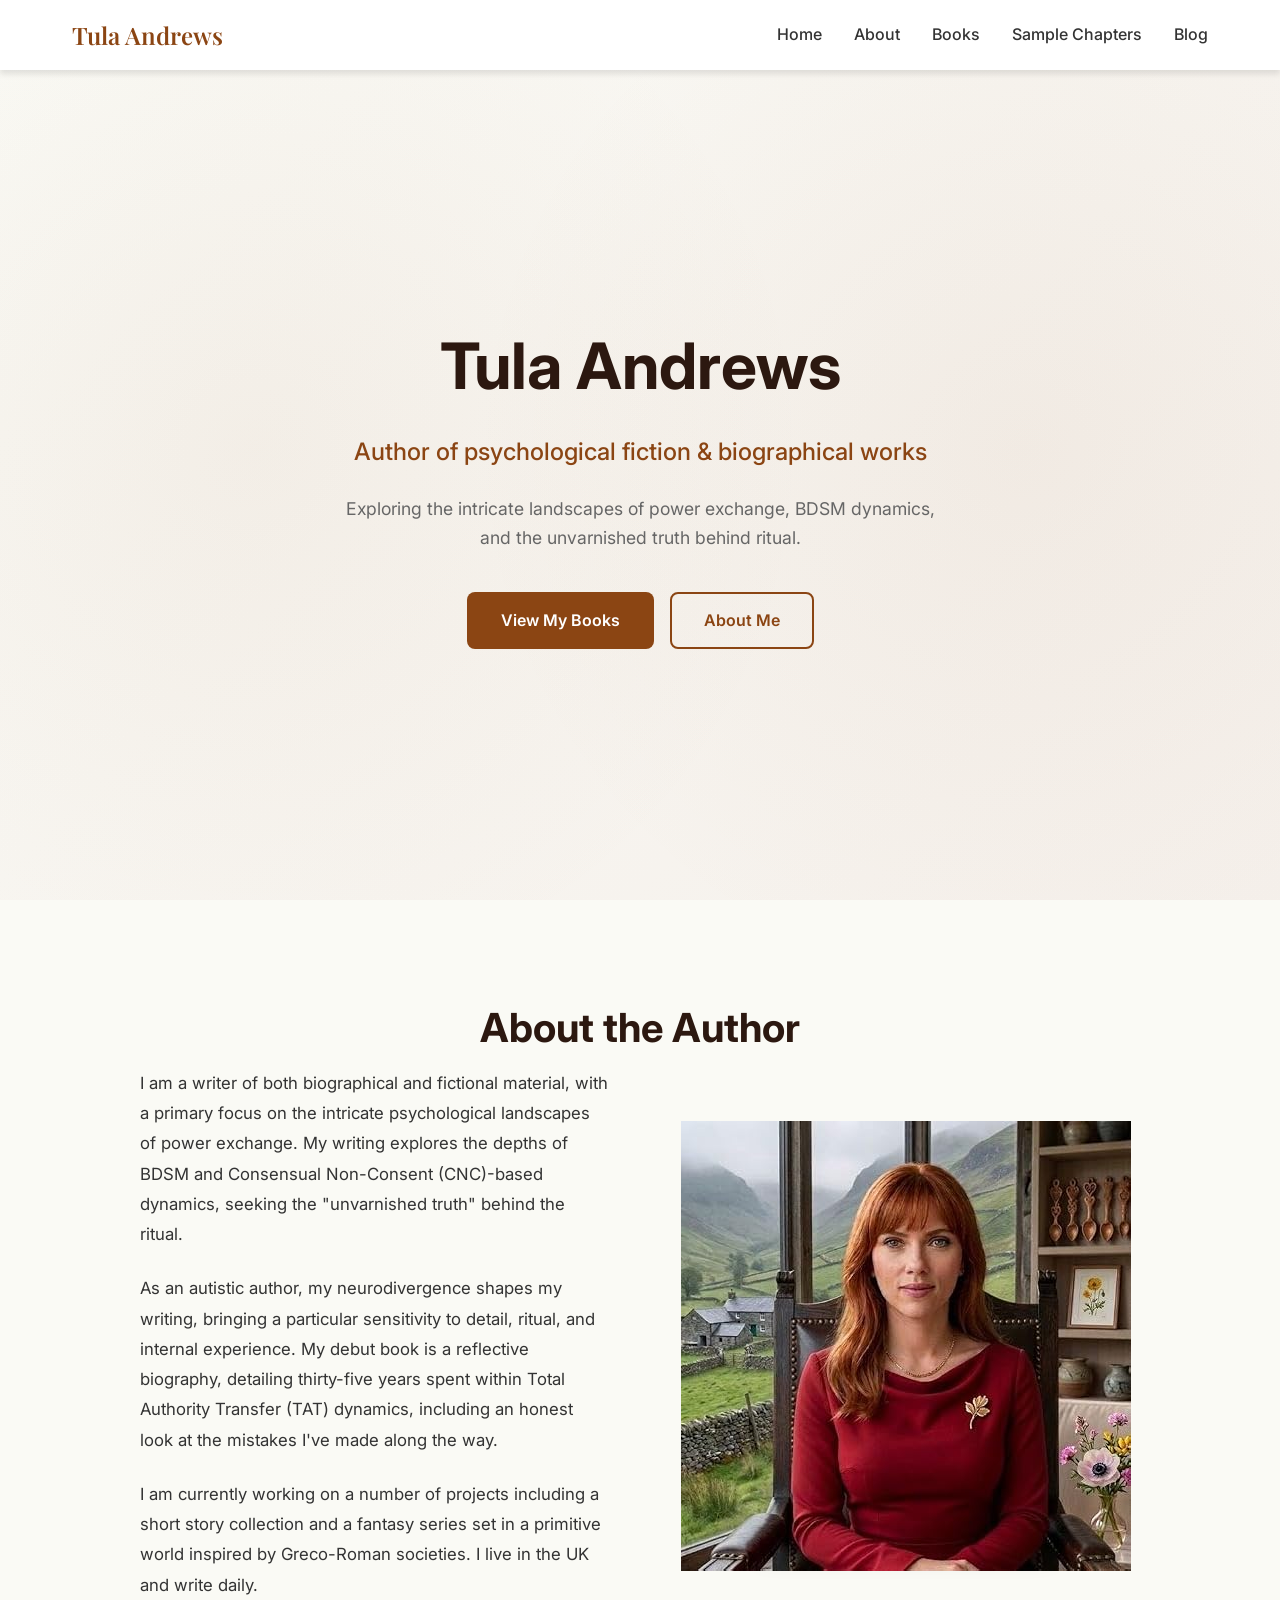
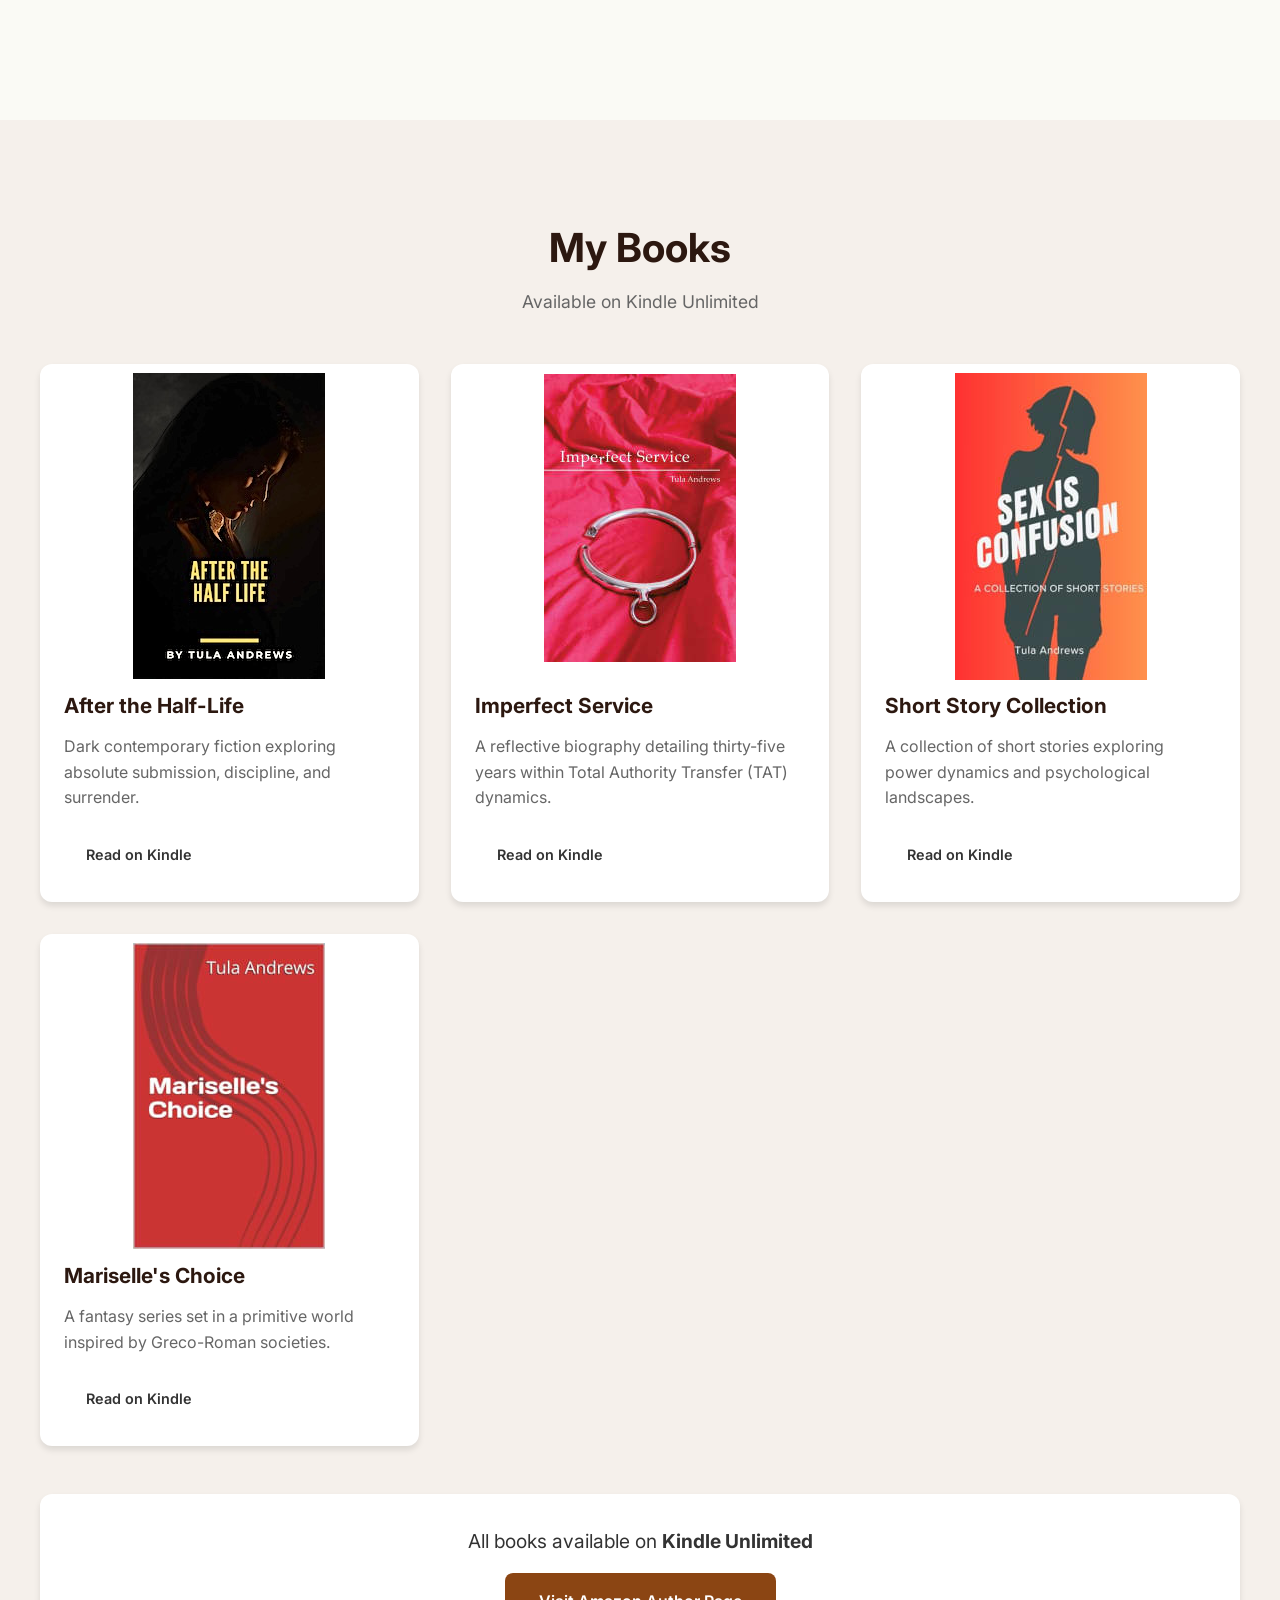
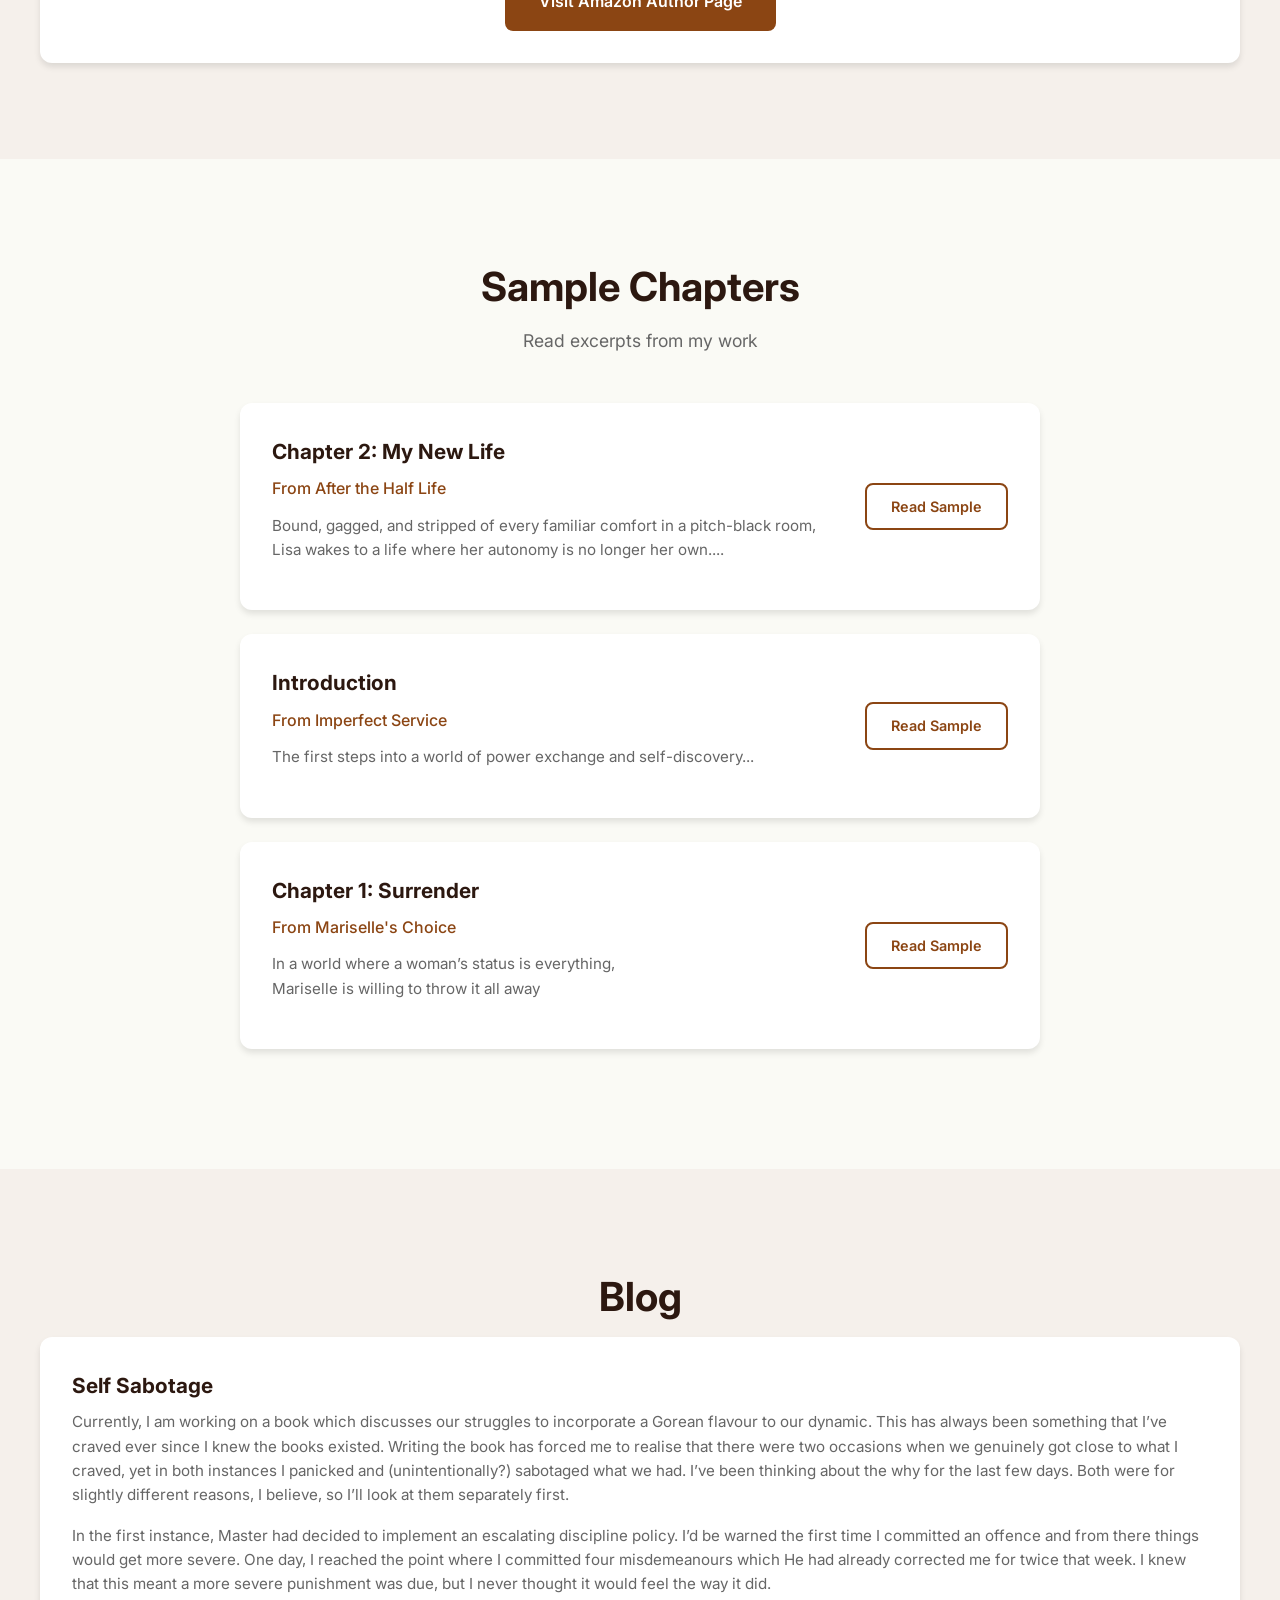
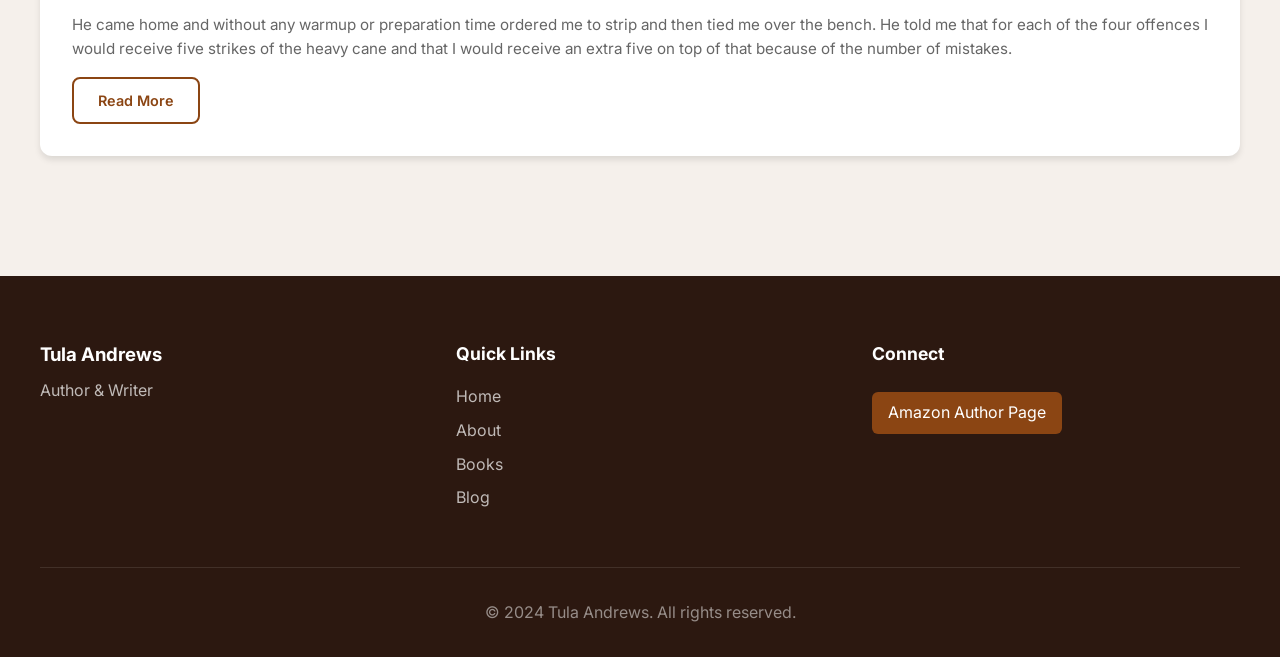
<file: index.html>
<!DOCTYPE html>
<html lang="en">
<head>
    <meta charset="UTF-8">
    <meta name="viewport" content="width=device-width, initial-scale=1.0">
    <title>Tula Andrews | Author</title>
    <link rel="stylesheet" href="css/styles.css">
    <link rel="preconnect" href="https://fonts.googleapis.com">
    <link rel="preconnect" href="https://fonts.gstatic.com" crossorigin>
    <link href="https://fonts.googleapis.com/css2?family=Playfair+Display:wght@400;500;600;700&family=Inter:wght@300;400;500;600&display=swap" rel="stylesheet">
</head>
<body>
    <nav class="navbar">
        <div class="nav-container">
            <a href="#" class="nav-logo">Tula Andrews</a>
            <ul class="nav-menu">
                <li><a href="#home" class="nav-link">Home</a></li>
                <li><a href="#about" class="nav-link">About</a></li>
                <li><a href="#books" class="nav-link">Books</a></li>
                <li><a href="sample-chapters.html" class="nav-link">Sample Chapters</a></li>
                <li><a href="blog.html" class="nav-link">Blog</a></li>
            </ul>
            <button class="nav-toggle" aria-label="Toggle navigation">
                <span></span>
                <span></span>
                <span></span>
            </button>
        </div>
    </nav>

    <section id="home" class="hero">
        <div class="hero-content">
            <h1>Tula Andrews</h1>
            <p class="hero-subtitle">Author of psychological fiction & biographical works</p>
            <p class="hero-description">Exploring the intricate landscapes of power exchange, BDSM dynamics, and the unvarnished truth behind ritual.</p>
            <div class="hero-buttons">
                <a href="#books" class="btn btn-primary">View My Books</a>
                <a href="#about" class="btn btn-secondary">About Me</a>
            </div>
        </div>
        <div class="hero-background"></div>
    </section>

    <section id="about" class="section">
        <div class="container">
            <h2 class="section-title">About the Author</h2>
            <div class="about-content">
                <div class="about-text">
                    <p>I am a writer of both biographical and fictional material, with a primary focus on the intricate psychological landscapes of power exchange. My writing explores the depths of BDSM and Consensual Non-Consent (CNC)-based dynamics, seeking the "unvarnished truth" behind the ritual.</p>
                    <p>As an autistic author, my neurodivergence shapes my writing, bringing a particular sensitivity to detail, ritual, and internal experience. My debut book is a reflective biography, detailing thirty-five years spent within Total Authority Transfer (TAT) dynamics, including an honest look at the mistakes I've made along the way.</p>
                    <p>I am currently working on a number of projects including a short story collection and a fantasy series set in a primitive world inspired by Greco-Roman societies. I live in the UK and write daily.</p>
                </div>
                <div class="about-image">
                    <div class="placeholder-image">
                        <img src="images/authorimage.jpg" alt="Tula Andrews" class="author-photo">
                    </div>
                </div>
            </div>
        </div>
    </section>

    <section id="books" class="section section-alt">
        <div class="container">
            <h2 class="section-title">My Books</h2>
            <p class="section-subtitle">Available on Kindle Unlimited</p>
            <div class="books-grid">
                <div class="book-card">
                    <div class="book-cover">
                        <div class="placeholder-cover">
                            <img src="images/afterthehalflife.jpg" alt="After the Half-Life" class="book-cover-img">
                        </div>
                    </div>
                    <div class="book-info">
                        <h3 class="book-title">After the Half-Life</h3>
                        <p class="book-description">Dark contemporary fiction exploring absolute submission, discipline, and surrender.</p>
                        <a href="https://mybook.to/afterthehalflife" target="_blank" class="btn btn-small">Read on Kindle</a>
                    
                    </div>
                    </div>
                <div class="book-card">
                    <div class="book-cover">
                        <div class="placeholder-coverno">
                            <img src="images/imperfectservice.jpg" alt="Imperfect Service" class="book-cover-img">
                        </div>
                    </div>
                    <div class="book-info">
                        <h3 class="book-title">Imperfect Service</h3>
                        <p class="book-description">A reflective biography detailing thirty-five years within Total Authority Transfer (TAT) dynamics.</p>
                        <a href="https://mybook.to/ImperfectService" target="_blank" class="btn btn-small">Read on Kindle</a>
                    
                    </div>
                </div>
                <div class="book-card">
                    <div class="book-cover">
                        <div class="placeholder-cover">
                            <img src="images/sexisconfusion.jpg" alt="Sex is Confusion" class="book-cover-img">
                        </div>
                    </div>
                    <div class="book-info">
                        <h3 class="book-title">Short Story Collection</h3>
                        <p class="book-description">A collection of short stories exploring power dynamics and psychological landscapes.</p>
                        <a href="https://mybook.to/SexisConfusion" target="_blank" class="btn btn-small">Read on Kindle</a>
                    </div>
                </div>
                <div class="book-card">
                    <div class="book-cover">
                        <div class="placeholder-cover">
                            <img src="images/mariselleschoice.jpg" alt="Mariselle's Choice" class="book-cover-img">
                        </div>
                    </div>
                    <div class="book-info">
                        <h3 class="book-title">Mariselle's Choice</h3>
                        <p class="book-description">A fantasy series set in a primitive world inspired by Greco-Roman societies.</p>
                        <a href="https://mybook.to/MarisellesChoice" target="_blank" class="btn btn-small">Read on Kindle</a>
                    </div>
                </div>
            </div>
            <div class="kindle-banner">
                <p>All books available on <strong>Kindle Unlimited</strong></p>
                <a href="https://www.amazon.co.uk/stores/Tula-Andrews/author/B0GQNRTPDC?ref=ap_rdr&shoppingPortalEnabled=true" target="_blank" class="btn btn-primary">Visit Amazon Author Page</a>
            </div>
        </div>
    </section>

    <section id="sample-chapters" class="section">
        <div class="container">
            <h2 class="section-title">Sample Chapters</h2>
            <p class="section-subtitle">Read excerpts from my work</p>
            <div class="chapters-list">
                <div class="chapter-item">
                    <div class="chapter-info">
                        <h3 class="chapter-title">Chapter 2: My New Life</h3>
                        <p class="chapter-book">From After the Half Life</p>
                        <p class="chapter-excerpt">Bound, gagged, and stripped of every familiar comfort in a pitch-black room,<br /> 
                            Lisa wakes to a life where her autonomy is no longer her own....</p>
                    </div>
                    <a href="samples/sample3.html" class="btn btn-outline">Read Sample</a>
                </div>
                <div class="chapter-item">
                    <div class="chapter-info">
                        <h3 class="chapter-title">Introduction</h3>
                        <p class="chapter-book">From Imperfect Service</p>
                        <p class="chapter-excerpt">The first steps into a world of power exchange and self-discovery...</p>
                    </div>
                    <a href="samples/sample1.html" class="btn btn-outline">Read Sample</a>
                </div>
                    <div class="chapter-item">
                    <div class="chapter-info">
                        <h3 class="chapter-title">Chapter 1: Surrender</h3>
                        <p class="chapter-book">From Mariselle's Choice</p>
                        <p class="chapter-excerpt">In a world where a woman’s status is everything, <br />
                            Mariselle is willing to throw it all away</p>
                    </div>
                    <a href="samples/sample2.html" class="btn btn-outline">Read Sample</a>
                </div>
               
            
        </div>
    </section>

    <section id="blog" class="section section-alt">
        <div class="container">
            <h2 class="section-title">Blog</h2>
             
             <div class="blog-item">
                <h3 class="chapter-title">Self Sabotage</h3>
                        <p class="chapter-excerpt">Currently, I am working on a book which discusses our struggles to incorporate a Gorean flavour to our dynamic. This has always been something that I’ve craved ever since I knew the books existed. Writing the book has forced me to realise that there were two occasions when we genuinely got close to what I craved, yet in both instances I panicked and (unintentionally?) sabotaged what we had. I’ve been thinking about the why for the last few days. Both were for slightly different reasons, I believe, so I’ll look at them separately first.</p>

    <p class="chapter-excerpt">In the first instance, Master had decided to implement an escalating discipline policy. I’d be warned the first time I committed an offence and from there things would get more severe. One day, I reached the point where I committed four misdemeanours which He had already corrected me for twice that week. I knew that this meant a more severe punishment was due, but I never thought it would feel the way it did.</p>

    <p class="chapter-excerpt">He came home and without any warmup or preparation time ordered me to strip and then tied me over the bench. He told me that for each of the four offences I would receive five strikes of the heavy cane and that I would receive an extra five on top of that because of the number of mistakes.</p>
                      <a href="blogs/selfsabotage.html" class="btn btn-outline">Read More</a>
                    </div>
                     
                    </div>
                   
                   
                
        </div>
    </section>
            <!--
            <p class="section-subtitle">Thoughts on writing, life, and creativity</p>
            <div class="blog-grid">
                <article class="blog-card">
                    <div class="blog-date">Coming Soon</div>
                    <h3 class="blog-title">The Writing Process</h3>
                    <p class="blog-excerpt">Insights into my daily writing practice and creative journey...</p>
                    <a href="#" class="blog-link">Read More →</a>
                </article>
                <article class="blog-card">
                    <div class="blog-date">Coming Soon</div>
                    <h3 class="blog-title">On Neurodivergence and Writing</h3>
                    <p class="blog-excerpt">How being an autistic author shapes my perspective and work...</p>
                    <a href="#" class="blog-link">Read More →</a>
                </article>
                <article class="blog-card">
                    <div class="blog-date">Coming Soon</div>
                    <h3 class="blog-title">Power Dynamics in Fiction</h3>
                    <p class="blog-excerpt">Exploring complex relationships through storytelling...</p>
                    <a href="#" class="blog-link">Read More →</a>
                </article>-->
            </div>
        </div>
    </section>

    <footer class="footer">
        <div class="container">
            <div class="footer-content">
                <div class="footer-section">
                    <h3>Tula Andrews</h3>
                    <p>Author & Writer</p>
                </div>
                <div class="footer-section">
                    <h4>Quick Links</h4>
                    <ul>
                        <li><a href="#home">Home</a></li>
                        <li><a href="#about">About</a></li>
                        <li><a href="#books">Books</a></li>
                        <li><a href="#blog">Blog</a></li>
                    </ul>
                </div>
                <div class="footer-section">
                    <h4>Connect</h4>
                    <a href="https://www.amazon.co.uk/stores/Tula-Andrews/author/B0GQNRTPDC?ref=ap_rdr&shoppingPortalEnabled=true" target="_blank" class="footer-link">Amazon Author Page</a>
                </div>
            </div>
            <div class="footer-bottom">
                <p>&copy; 2024 Tula Andrews. All rights reserved.</p>
            </div>
        </div>
    </footer>

    <script src="js/script.js"></script>
</body>
</html>
</file>
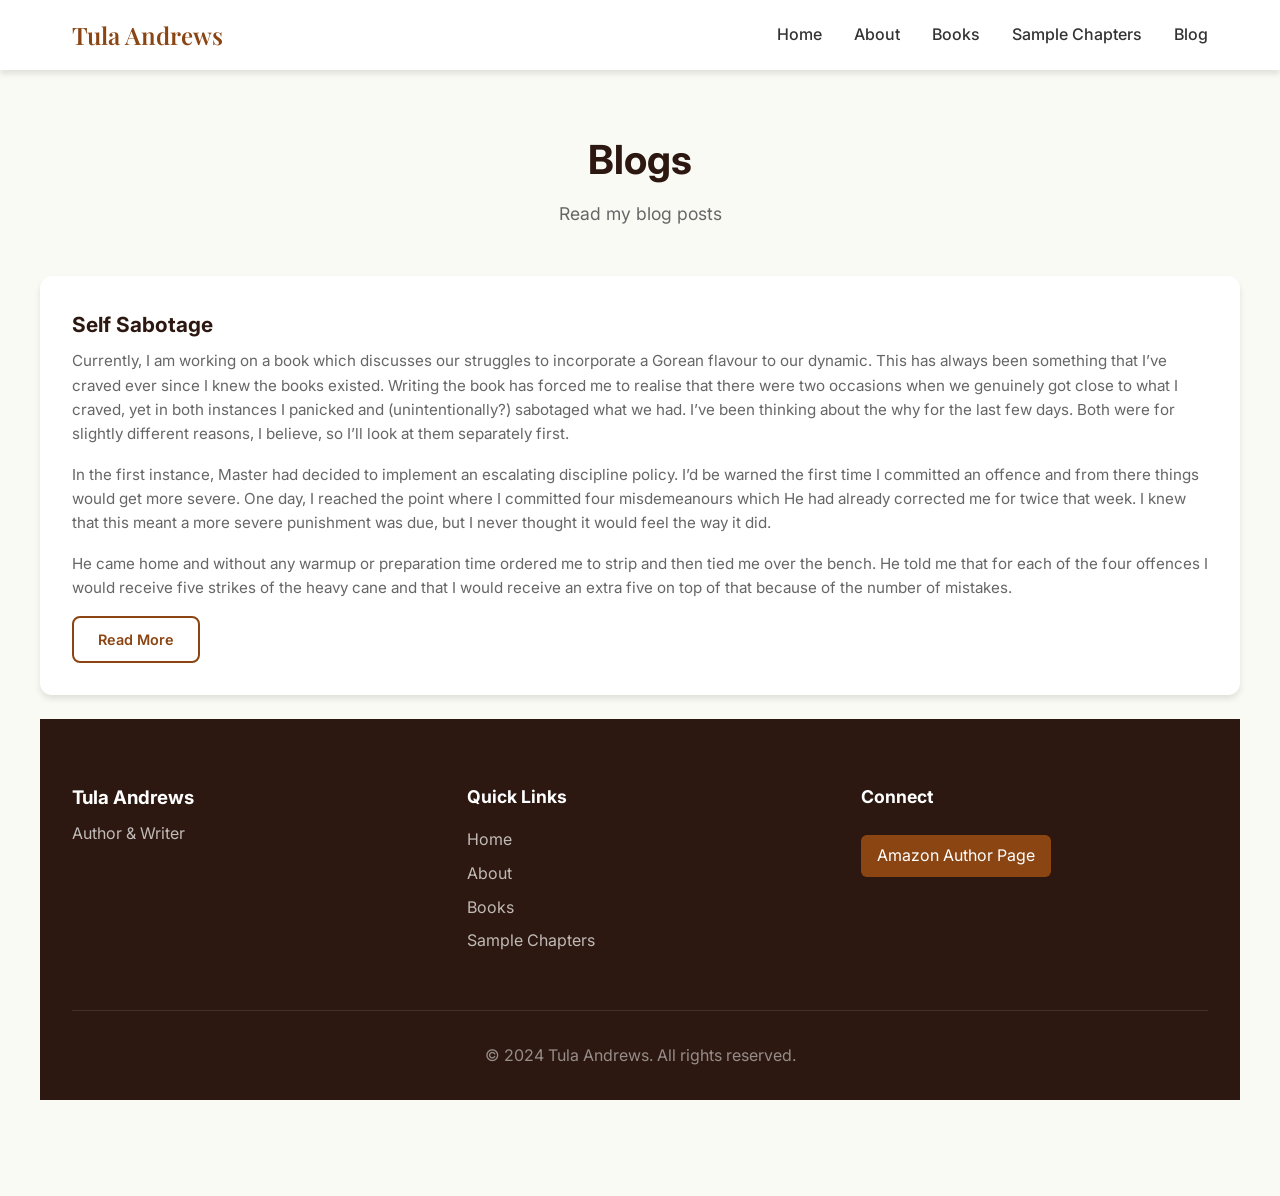
<file: blog.html>
<!DOCTYPE html>
<html lang="en">
<head>
    <meta charset="UTF-8">
    <meta name="viewport" content="width=device-width, initial-scale=1.0">
    <title>Blog | Tula Andrews</title>
    <link rel="stylesheet" href="css/styles.css">
    <link rel="preconnect" href="https://fonts.googleapis.com">
    <link rel="preconnect" href="https://fonts.gstatic.com" crossorigin>
    <link href="https://fonts.googleapis.com/css2?family=Playfair+Display:wght@400;500;600;700&family=Inter:wght@300;400;500;600&display=swap" rel="stylesheet">
</head>
<body>
    <nav class="navbar">
        <div class="nav-container">
            <a href="index.html" class="nav-logo">Tula Andrews</a>
            <ul class="nav-menu">
                <li><a href="index.html#home" class="nav-link">Home</a></li>
                <li><a href="index.html#about" class="nav-link">About</a></li>
                <li><a href="index.html#books" class="nav-link">Books</a></li>
                <li><a href="sample-chapters.html" class="nav-link">Sample Chapters</a></li>
                <li><a href="blog.html" class="nav-link active">Blog</a></li>
            </ul>
            <button class="nav-toggle" aria-label="Toggle navigation">
                <span></span>
                <span></span>
                <span></span>
            </button>
        </div>
    </nav>

    <section class="section" style="padding-top: 8rem;">
        <div class="container">
            <h1 class="section-title">Blogs</h1>
            <p class="section-subtitle">Read my blog posts</p>
            
            <div class="chapter-content">
                <div class="chapter-full">
                    
                  <div class="blog-item">
                    <div class="blog-info">
                        <h3 class="chapter-title">Self Sabotage</h3>
                        <p class="chapter-excerpt">Currently, I am working on a book which discusses our struggles to incorporate a Gorean flavour to our dynamic. This has always been something that I’ve craved ever since I knew the books existed. Writing the book has forced me to realise that there were two occasions when we genuinely got close to what I craved, yet in both instances I panicked and (unintentionally?) sabotaged what we had. I’ve been thinking about the why for the last few days. Both were for slightly different reasons, I believe, so I’ll look at them separately first.</p>

    <p class="chapter-excerpt">In the first instance, Master had decided to implement an escalating discipline policy. I’d be warned the first time I committed an offence and from there things would get more severe. One day, I reached the point where I committed four misdemeanours which He had already corrected me for twice that week. I knew that this meant a more severe punishment was due, but I never thought it would feel the way it did.</p>

    <p class="chapter-excerpt">He came home and without any warmup or preparation time ordered me to strip and then tied me over the bench. He told me that for each of the four offences I would receive five strikes of the heavy cane and that I would receive an extra five on top of that because of the number of mistakes.</p>
                      
                    </div>
                   
                   <a href="./blogs/selfsabotage.html" class="btn btn-outline">Read More</a> 
                </div>

                </div>
    <footer class="footer">
        <div class="container">
            <div class="footer-content">
                <div class="footer-section">
                    <h3>Tula Andrews</h3>
                    <p>Author & Writer</p>
                </div>
                <div class="footer-section">
                    <h4>Quick Links</h4>
                    <ul>
                        <li><a href="index.html#home">Home</a></li>
                        <li><a href="index.html#about">About</a></li>
                        <li><a href="index.html#books">Books</a></li>
                        <li><a href="sample-chapters.html">Sample Chapters</a></li>
                    </ul>
                </div>
                <div class="footer-section">
                    <h4>Connect</h4>
                    <a href="https://www.amazon.co.uk/stores/Tula-Andrews/author/B0GQNRTPDC?ref=ap_rdr&shoppingPortalEnabled=true" target="_blank" class="footer-link">Amazon Author Page</a>
                </div>
            </div>
            <div class="footer-bottom">
                <p>&copy; 2024 Tula Andrews. All rights reserved.</p>
            </div>
        </div>
    </footer>

    <script src="../js/script.js"></script>
</body>
</html>
</file>
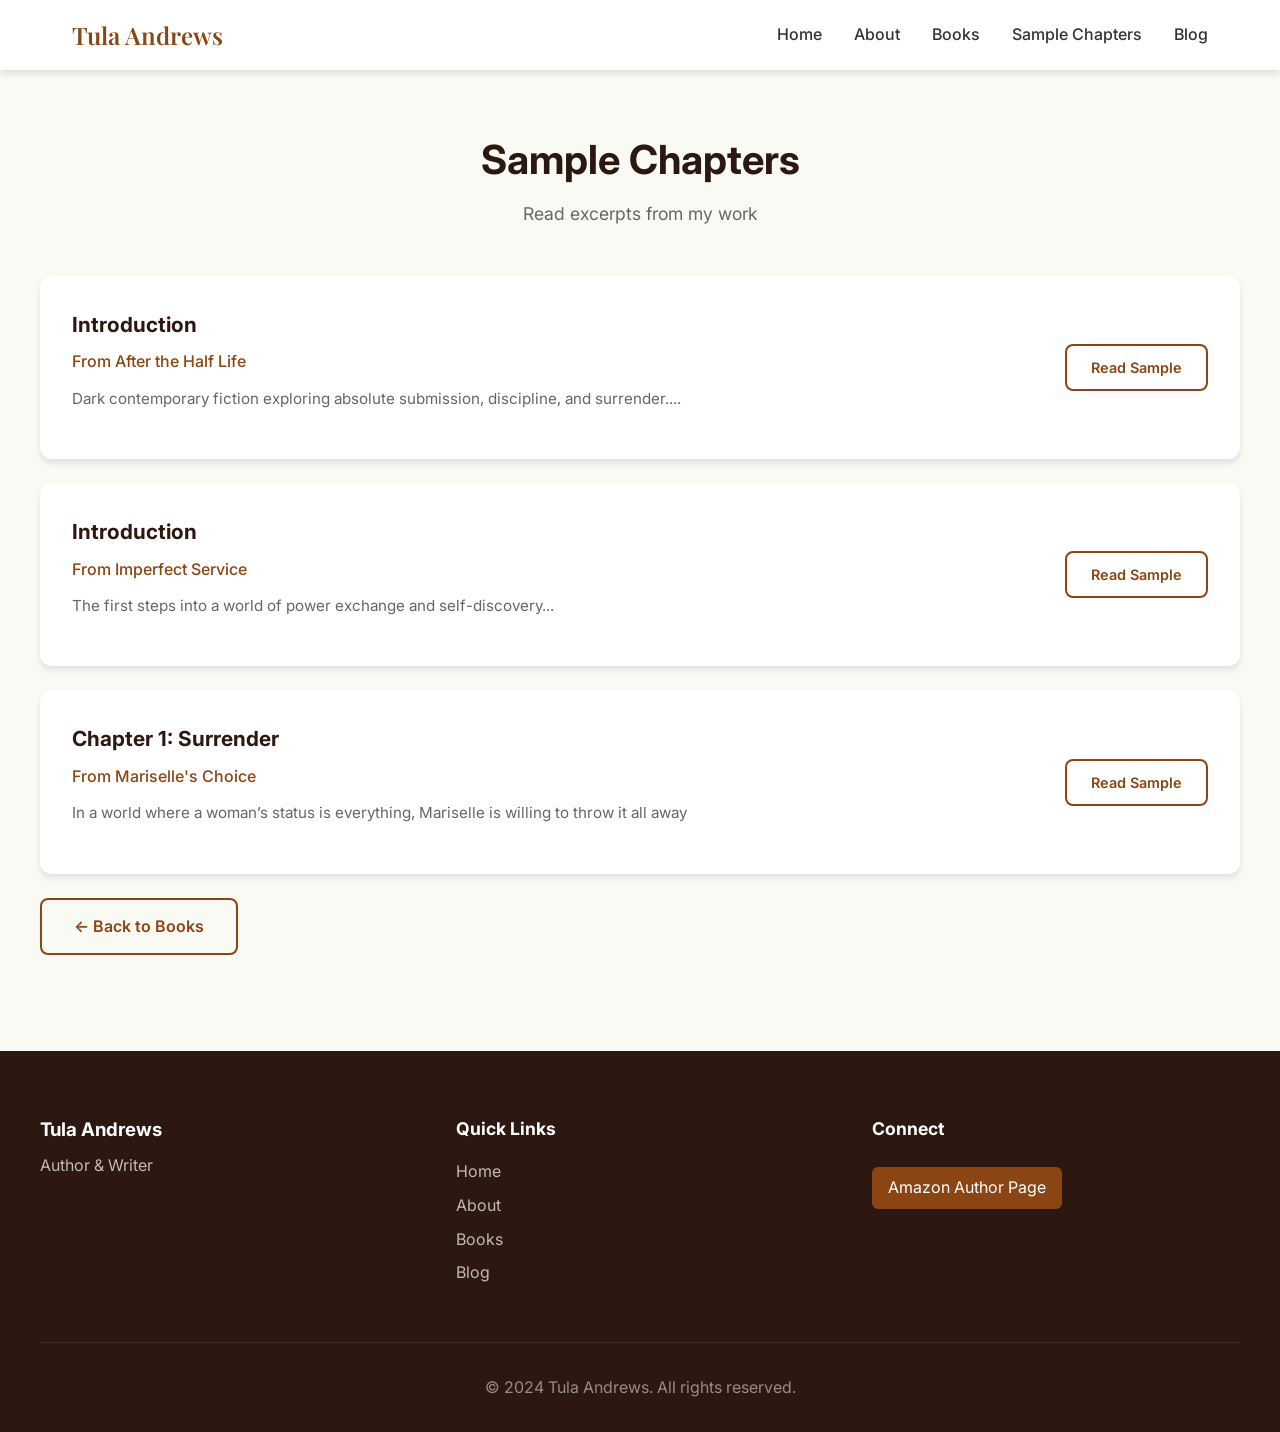
<file: sample-chapters.html>
<!DOCTYPE html>
<html lang="en">
<head>
    <meta charset="UTF-8">
    <meta name="viewport" content="width=device-width, initial-scale=1.0">
    <title>Sample Chapters | Tula Andrews</title>
    <link rel="stylesheet" href="css/styles.css">
    <link rel="preconnect" href="https://fonts.googleapis.com">
    <link rel="preconnect" href="https://fonts.gstatic.com" crossorigin>
    <link href="https://fonts.googleapis.com/css2?family=Playfair+Display:wght@400;500;600;700&family=Inter:wght@300;400;500;600&display=swap" rel="stylesheet">
</head>
<body>
    <nav class="navbar">
        <div class="nav-container">
            <a href="index.html" class="nav-logo">Tula Andrews</a>
            <ul class="nav-menu">
                <li><a href="index.html#home" class="nav-link">Home</a></li>
                <li><a href="index.html#about" class="nav-link">About</a></li>
                <li><a href="index.html#books" class="nav-link">Books</a></li>
                <li><a href="sample-chapters.html" class="nav-link active">Sample Chapters</a></li>
                <li><a href="blog.html" class="nav-link">Blog</a></li>
            </ul>
            <button class="nav-toggle" aria-label="Toggle navigation">
                <span></span>
                <span></span>
                <span></span>
            </button>
        </div>
    </nav>

    <section class="section" style="padding-top: 8rem;">
        <div class="container">
            <h1 class="section-title">Sample Chapters</h1>
            <p class="section-subtitle">Read excerpts from my work</p>

               <div class="chapter-content">
                <div class="chapter-full">
                    <div class="chapter-header">
                       
                    </div>
                  <div class="chapter-item">
                    <div class="chapter-info">
                        <h3 class="chapter-title">Introduction</h3>
                        <p class="chapter-book">From After the Half Life</p>
                        <p class="chapter-excerpt">Dark contemporary fiction exploring absolute submission, discipline, and surrender....</p>
                    </div>
                    <a href="samples/sample3.html" class="btn btn-outline">Read Sample</a>
                </div>
                </div>
            
            <div class="chapter-content">
                <div class="chapter-full">
                    <div class="chapter-header">
                       
                    </div>
                  <div class="chapter-item">
                    <div class="chapter-info">
                        <h3 class="chapter-title">Introduction</h3>
                        <p class="chapter-book">From Imperfect Service</p>
                        <p class="chapter-excerpt">The first steps into a world of power exchange and self-discovery...</p>
                    </div>
                    <a href="samples/sample1.html" class="btn btn-outline">Read Sample</a>
                </div>
                </div>

                <div class="chapter-content">
                <div class="chapter-full">
                    <div class="chapter-header">
                        
                    </div>
                  <div class="chapter-item">
                    <div class="chapter-info">
                        <h3 class="chapter-title">Chapter 1: Surrender</h3>
                        <p class="chapter-book">From Mariselle's Choice</p>
                        <p class="chapter-excerpt">In a world where a woman’s status is everything, 
                            Mariselle is willing to throw it all away
                    </p></div>
                    <a href="samples/sample2.html" class="btn btn-outline">Read Sample</a>
                </div>
                </div>

      
<!--
                <div class="chapter-divider"></div>

                <div class="chapter-full">
                    <div class="chapter-header">
                        <h2>Chapter 7: Mistakes</h2>
                        <p class="chapter-from">From <em>Imperfect Service</em></p>
                    </div>
                    <div class="chapter-text">
                        <p>I've made mistakes. Many of them. Some small, some catastrophic. Some that hurt only me, some that hurt others. This is not a confession, not exactly—it's simply the truth.</p>
                        
                        <p>The biggest mistake I made was believing that power exchange was a destination rather than a journey. I thought there was a point where you "got it," where you achieved some perfect state of understanding and could stop learning, stop growing, stop questioning.</p>
                        
                        <p>I was wrong.</p>
                        
                        <p>Power exchange is not static. It changes as you change, as your partner changes, as life circumstances shift around you. What worked in your twenties may not work in your forties. What felt right in one relationship may be wrong in another. The dynamics that sustain you in times of stability may crush you in times of crisis.</p>
                        
                        <p>I learned this the hard way. I clung to structures that had stopped serving me because I was afraid of what lay beyond them. I stayed in situations that were harmful because I believed leaving meant failure. I confused submission with subjugation, dominance with dictatorship.</p>
                        
                        <p>These mistakes cost me years. They cost me relationships. They cost me pieces of myself that I'm still trying to reclaim.</p>
                        
                        <p>But they also taught me the most important lesson I've learned: that imperfection is not the opposite of power exchange—it's essential to it. We are imperfect beings navigating imperfect arrangements, and the only way through is with honesty, humility, and the willingness to keep learning.</p>
                        
                        <p>This book is not a guide. It's not a how-to manual for perfect submission or flawless dominance. It's simply one person's truth, told as honestly as I can tell it, with all the messiness and contradiction that entails.</p>
                        
                        <p>If it helps even one person avoid the mistakes I made, then it will have been worth writing. If it helps even one person feel less alone in their struggles, then it will have been worth sharing.</p>
                        
                        <p>But mostly, I wrote it for myself. To make sense of thirty-five years of living in a way most people can't understand. To honor the journey, even the parts I'd rather forget.</p>
                    </div>
                </div>
            </div>
        -->
            <div class="back-link">
                <a href="index.html#books" class="btn btn-secondary">← Back to Books</a>
            </div>
        </div>
    </section>

    <footer class="footer">
        <div class="container">
            <div class="footer-content">
                <div class="footer-section">
                    <h3>Tula Andrews</h3>
                    <p>Author & Writer</p>
                </div>
                <div class="footer-section">
                    <h4>Quick Links</h4>
                    <ul>
                        <li><a href="index.html#home">Home</a></li>
                        <li><a href="index.html#about">About</a></li>
                        <li><a href="index.html#books">Books</a></li>
                        <li><a href="blog.html">Blog</a></li>
                    </ul>
                </div>
                <div class="footer-section">
                    <h4>Connect</h4>
                    <a href="https://www.amazon.co.uk/stores/Tula-Andrews/author/B0GQNRTPDC?ref=ap_rdr&shoppingPortalEnabled=true" target="_blank" class="footer-link">Amazon Author Page</a>
                </div>
            </div>
            <div class="footer-bottom">
                <p>&copy; 2024 Tula Andrews. All rights reserved.</p>
            </div>
        </div>
    </footer>

    <script src="js/script.js"></script>
</body>
</html>
</file>
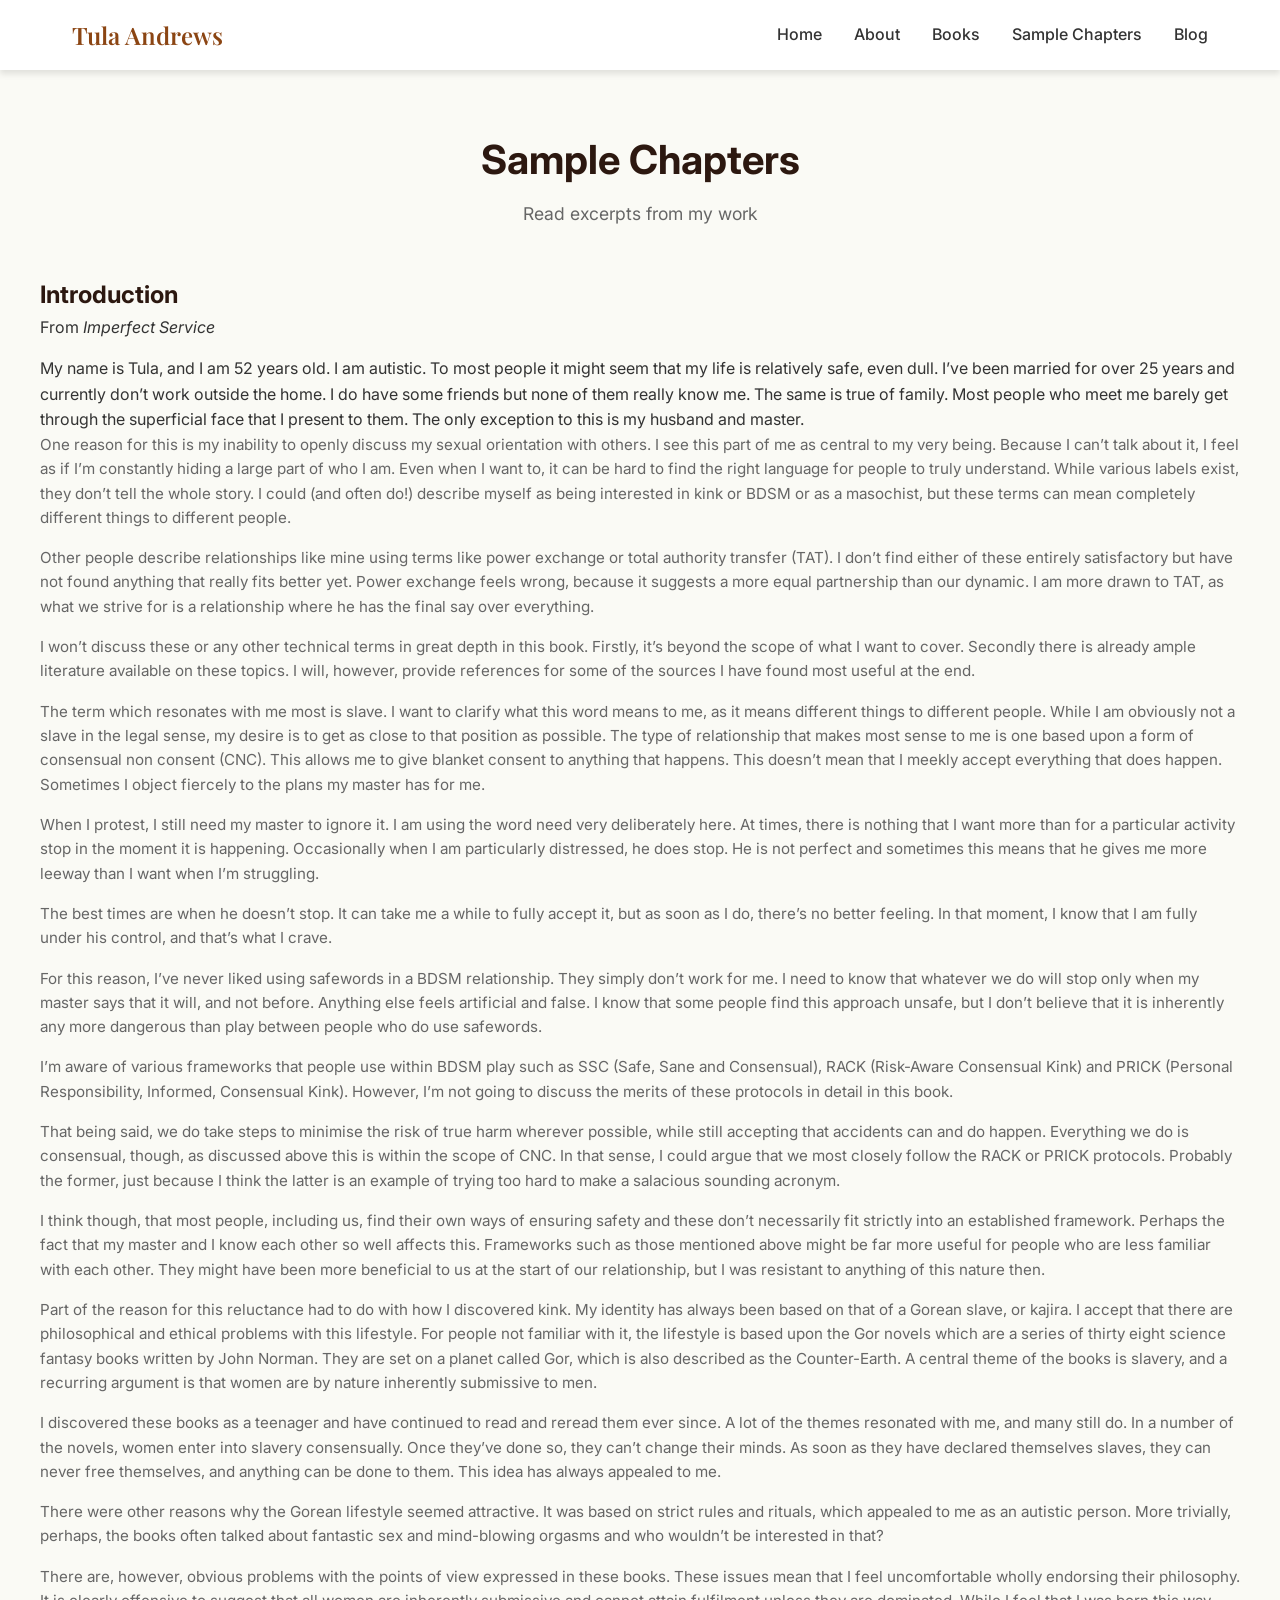
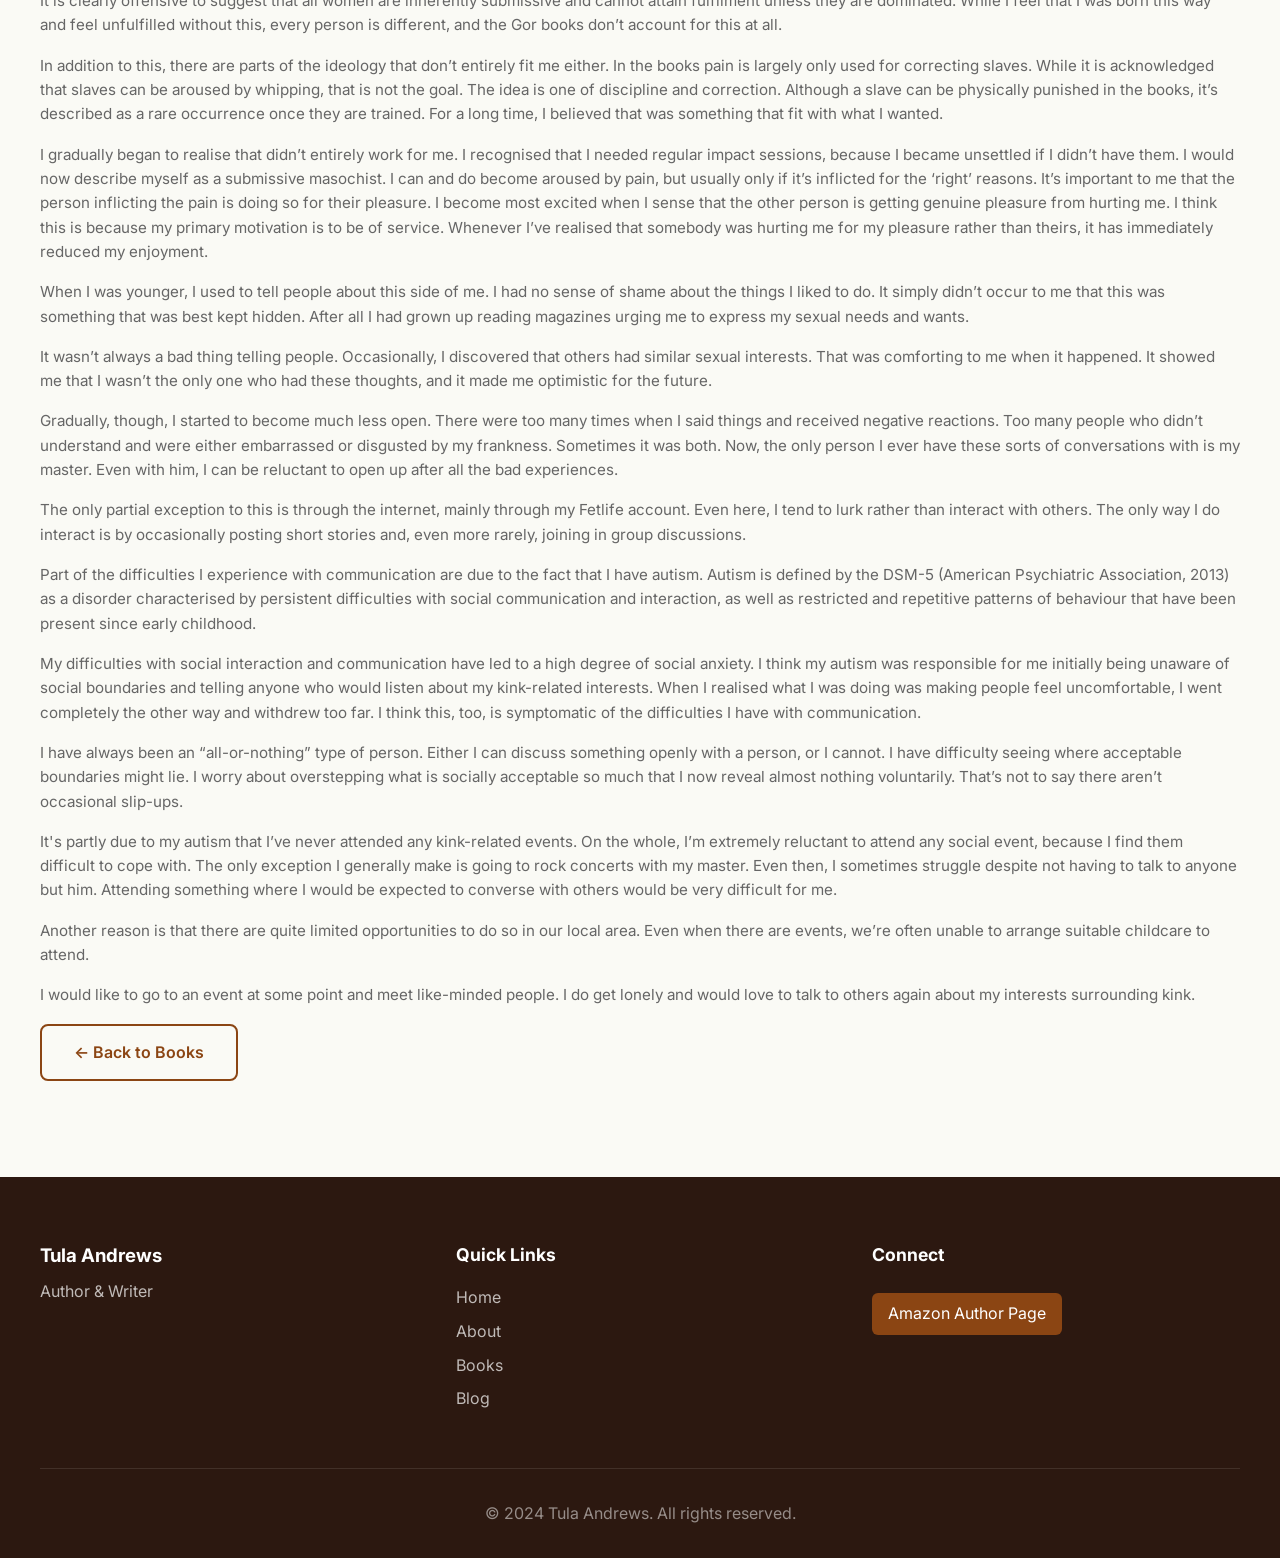
<file: samples/sample1.html>
<!DOCTYPE html>
<html lang="en">
<head>
    <meta charset="UTF-8">
    <meta name="viewport" content="width=device-width, initial-scale=1.0">
    <title>Sample Chapters | Tula Andrews</title>
    <link rel="stylesheet" href="../css/styles.css">
    <link rel="preconnect" href="https://fonts.googleapis.com">
    <link rel="preconnect" href="https://fonts.gstatic.com" crossorigin>
    <link href="https://fonts.googleapis.com/css2?family=Playfair+Display:wght@400;500;600;700&family=Inter:wght@300;400;500;600&display=swap" rel="stylesheet">
</head>
<body>
    <nav class="navbar">
        <div class="nav-container">
            <a href="../index.html" class="nav-logo">Tula Andrews</a>
            <ul class="nav-menu">
                <li><a href="../index.html#home" class="nav-link">Home</a></li>
                <li><a href="../index.html#about" class="nav-link">About</a></li>
                <li><a href="../index.html#books" class="nav-link">Books</a></li>
                <li><a href="../sample-chapters.html" class="nav-link active">Sample Chapters</a></li>
                <li><a href="../blog.html" class="nav-link">Blog</a></li>
            </ul>
            <button class="nav-toggle" aria-label="Toggle navigation">
                <span></span>
                <span></span>
                <span></span>
            </button>
        </div>
    </nav>

    <section class="section" style="padding-top: 8rem;">
        <div class="container">
            <h1 class="section-title">Sample Chapters</h1>
            <p class="section-subtitle">Read excerpts from my work</p>
            
            <div class="chapter-content">
                <div class="chapter-full">
                    <div class="chapter-header">
                        <h2>Introduction</h2>
                        <p class="chapter-from">From <em><a href="https://mybook.to/ImperfectService" target="_blank" alt="Imperfect Service">Imperfect Service</a></em></p>
                    </div>
                    <div class="chapter-text">
                       



My name is Tula, and I am 52 years old.  I am autistic.  To most people it might seem that my life is relatively safe, even dull.  I’ve been married for over 25 years and currently don’t work outside the home.  I do have some friends but none of them really know me.  The same is true of family.  Most people who meet me barely get through the superficial face that I present to them.  The only exception to this is my husband and master.</p>
  <p class="chapter-excerpt">One reason for this is my inability to openly discuss my sexual orientation with others.  I see this part of me as central to my very being.  Because I can’t talk about it, I feel as if I’m constantly hiding a large part of who I am.  Even when I want to, it can be hard to find the right language for people to truly understand.  While various labels exist, they don’t tell the whole story.  I could (and often do!) describe myself as being interested in kink or BDSM or as a masochist, but these terms can mean completely different things to different people.</p>
  <p class="chapter-excerpt">Other people describe relationships like mine using terms like power exchange or total authority transfer (TAT).  I don’t find either of these entirely satisfactory but have not found anything that really fits better yet.  Power exchange feels wrong, because it suggests a more equal partnership than our dynamic.  I am more drawn to TAT, as what we strive for is a relationship where he has the final say over everything.</p>
  <p class="chapter-excerpt">I won’t discuss these or any other technical terms in great depth in this book.  Firstly, it’s beyond the scope of what I want to cover.  Secondly there is already ample literature available on these topics.  I will, however, provide references for some of the sources I have found most useful at the end.</p>
  <p class="chapter-excerpt">The term which resonates with me most is slave.  I want to clarify what this word means to me, as it means different things to different people.  While I am obviously not a slave in the legal sense, my desire is to get as close to that position as possible.  The type of relationship that makes most sense to me is one based upon a form of consensual non consent (CNC).  This allows me to give blanket consent to anything that happens.  This doesn’t mean that I meekly accept everything that does happen.  Sometimes I object fiercely to the plans my master has for me.</p>
  <p class="chapter-excerpt">When I protest, I still need my master to ignore it.  I am using the word need very deliberately here.  At times, there is nothing that I want more than for a particular activity stop in the moment it is happening.  Occasionally when I am particularly distressed, he does stop.  He is not perfect and sometimes this means that he gives me more leeway than I want when I’m struggling.</p>
  <p class="chapter-excerpt">The best times are when he doesn’t stop.  It can take me a while to fully accept it, but as soon as I do, there’s no better feeling.  In that moment, I know that I am fully under his control, and that’s what I crave.</p>
  <p class="chapter-excerpt">For this reason, I’ve never liked using safewords in a BDSM relationship.  They simply don’t work for me.  I need to know that whatever we do will stop only when my master says that it will, and not before.  Anything else feels artificial and false.  I know that some people find this approach unsafe, but I don’t believe that it is inherently any more dangerous than play between people who do use safewords.</p>
  <p class="chapter-excerpt">I’m aware of various frameworks that people use within BDSM play such as SSC (Safe, Sane and Consensual), RACK (Risk-Aware Consensual Kink) and PRICK (Personal Responsibility, Informed, Consensual Kink).  However, I’m not going to discuss the merits of these protocols in detail in this book.</p>
  <p class="chapter-excerpt">That being said, we do take steps to minimise the risk of true harm wherever possible, while still accepting that accidents can and do happen.  Everything we do is consensual, though, as discussed above this is within the scope of CNC.  In that sense, I could argue that we most closely follow the RACK or PRICK protocols.  Probably the former, just because I think the latter is an example of trying too hard to make a salacious sounding acronym.</p>
  <p class="chapter-excerpt">I think though, that most people, including us, find their own ways of ensuring safety and these don’t necessarily fit strictly into an established framework.  Perhaps the fact that my master and I know each other so well affects this.  Frameworks such as those mentioned above might be far more useful for people who are less familiar with each other.  They might have been more beneficial to us at the start of our relationship, but I was resistant to anything of this nature then.</p>
  <p class="chapter-excerpt">Part of the reason for this reluctance had to do with how I discovered kink.  My identity has always been based on that of a Gorean slave, or kajira.  I accept that there are philosophical and ethical problems with this lifestyle.  For people not familiar with it, the lifestyle is based upon the Gor novels which are a series of thirty eight science fantasy books written by John Norman.  They are set on a planet called Gor, which is also described as the Counter-Earth.  A central theme of the books is slavery, and a recurring argument is that women are by nature inherently submissive to men.</p>
  <p class="chapter-excerpt">I discovered these books as a teenager and have continued to read and reread them ever since.  A lot of the themes resonated with me, and many still do.  In a number of the novels, women enter into slavery consensually. Once they’ve done so, they can’t change their minds.  As soon as they have declared themselves slaves, they can never free themselves, and anything can be done to them.  This idea has always appealed to me.</p>
  <p class="chapter-excerpt">There were other reasons why the Gorean lifestyle seemed attractive.  It was based on strict rules and rituals, which appealed to me as an autistic person.  More trivially, perhaps, the books often talked about fantastic sex and mind-blowing orgasms and who wouldn’t be interested in that?</p>
  <p class="chapter-excerpt">There are, however, obvious problems with the points of view expressed in these books. These issues mean that I feel uncomfortable wholly endorsing their philosophy.  It is clearly offensive to suggest that all women are inherently submissive and cannot attain fulfilment unless they are dominated.  While I feel that I was born this way and feel unfulfilled without this, every person is different, and the Gor books don’t account for this at all.</p>
  <p class="chapter-excerpt">In addition to this, there are parts of the ideology that don’t entirely fit me either.  In the books pain is largely only used for correcting slaves.  While it is acknowledged that slaves can be aroused by whipping, that is not the goal.  The idea is one of discipline and correction.  Although a slave can be physically punished in the books, it’s described as a rare occurrence once they are trained. For a long time, I believed that was something that fit with what I wanted.</p>
  <p class="chapter-excerpt">I gradually began to realise that didn’t entirely work for me.  I recognised that I needed regular impact sessions, because I became unsettled if I didn’t have them.  I would now describe myself as a submissive masochist.  I can and do become aroused by pain, but usually only if it’s inflicted for the ‘right’ reasons.  It’s important to me that the person inflicting the pain is doing so for their pleasure.  I become most excited when I sense that the other person is getting genuine pleasure from hurting me.  I think this is because my primary motivation is to be of service.  Whenever I’ve realised that somebody was hurting me for my pleasure rather than theirs, it has immediately reduced my enjoyment.</p>
  <p class="chapter-excerpt">When I was younger, I used to tell people about this side of me.  I had no sense of shame about the things I liked to do.  It simply didn’t occur to me that this was something that was best kept hidden.  After all I had grown up reading magazines urging me to express my sexual needs and wants.</p>
  <p class="chapter-excerpt">It wasn’t always a bad thing telling people.  Occasionally, I discovered that others had similar sexual interests. That was comforting to me when it happened.  It showed me that I wasn’t the only one who had these thoughts, and it made me optimistic for the future.</p>
  <p class="chapter-excerpt">Gradually, though, I started to become much less open.  There were too many times when I said things and received negative reactions.  Too many people who didn’t understand and were either embarrassed or disgusted by my frankness.  Sometimes it was both.  Now, the only person I ever have these sorts of conversations with is my master.  Even with him, I can be reluctant to open up after all the bad experiences.</p>
  <p class="chapter-excerpt">The only partial exception to this is through the internet, mainly through my Fetlife account.  Even here, I tend to lurk rather than interact with others.  The only way I do interact is by occasionally posting short stories and, even more rarely, joining in group discussions.</p>
  <p class="chapter-excerpt">Part of the difficulties I experience with communication are due to the fact that I have autism.  Autism is defined by the DSM-5 (American Psychiatric Association, 2013) as a disorder characterised by persistent difficulties with social communication and interaction, as well as restricted and repetitive patterns of behaviour that have been present since early childhood.</p>
  <p class="chapter-excerpt">My difficulties with social interaction and communication have led to a high degree of social anxiety.  I think my autism was responsible for me initially being unaware of social boundaries and telling anyone who would listen about my kink-related interests.  When I realised what I was doing was making people feel uncomfortable, I went completely the other way and withdrew too far.  I think this, too, is symptomatic of the difficulties I have with communication.</p>
  <p class="chapter-excerpt">I have always been an “all-or-nothing” type of person.  Either I can discuss something openly with a person, or I cannot.  I have difficulty seeing where acceptable boundaries might lie.  I worry about overstepping what is socially acceptable so much that I now reveal almost nothing voluntarily.  That’s not to say there aren’t occasional slip-ups.</p>
  <p class="chapter-excerpt">It&#x27;s partly due to my autism that I’ve never attended any kink-related events.  On the whole, I’m extremely reluctant to attend any social event, because I find them difficult to cope with.  The only exception I generally make is going to rock concerts with my master.  Even then, I sometimes struggle despite not having to talk to anyone but him.  Attending something where I would be expected to converse with others would be very difficult for me.</p>
  <p class="chapter-excerpt">Another reason is that there are quite limited opportunities to do so in our local area.  Even when there are events, we’re often unable to arrange suitable childcare to attend.</p>
  <p class="chapter-excerpt">I would like to go to an event at some point and meet like-minded people.  I do get lonely and would love to talk to others again about my interests surrounding kink.</p>

                </div>

                

            <div class="back-link">
                <a href="../index.html#books" class="btn btn-secondary">← Back to Books</a>
            </div>
      
        </div>
    </section>

    <footer class="footer">
        <div class="container">
            <div class="footer-content">
                <div class="footer-section">
                    <h3>Tula Andrews</h3>
                    <p>Author & Writer</p>
                </div>
                <div class="footer-section">
                    <h4>Quick Links</h4>
                    <ul>
                        <li><a href="../index.html#home">Home</a></li>
                        <li><a href="../index.html#about">About</a></li>
                        <li><a href="../index.html#books">Books</a></li>
                        <li><a href="../blog.html">Blog</a></li>
                    </ul>
                </div>
                <div class="footer-section">
                    <h4>Connect</h4>
                    <a href="https://www.amazon.co.uk/stores/Tula-Andrews/author/B0GQNRTPDC?ref=ap_rdr&shoppingPortalEnabled=true" target="_blank" class="footer-link">Amazon Author Page</a>
                </div>
            </div>
            <div class="footer-bottom">
                <p>&copy; 2024 Tula Andrews. All rights reserved.</p>
            </div>
        </div>
    </footer>

    <script src="../js/script.js"></script>
</body>
</html>
</file>
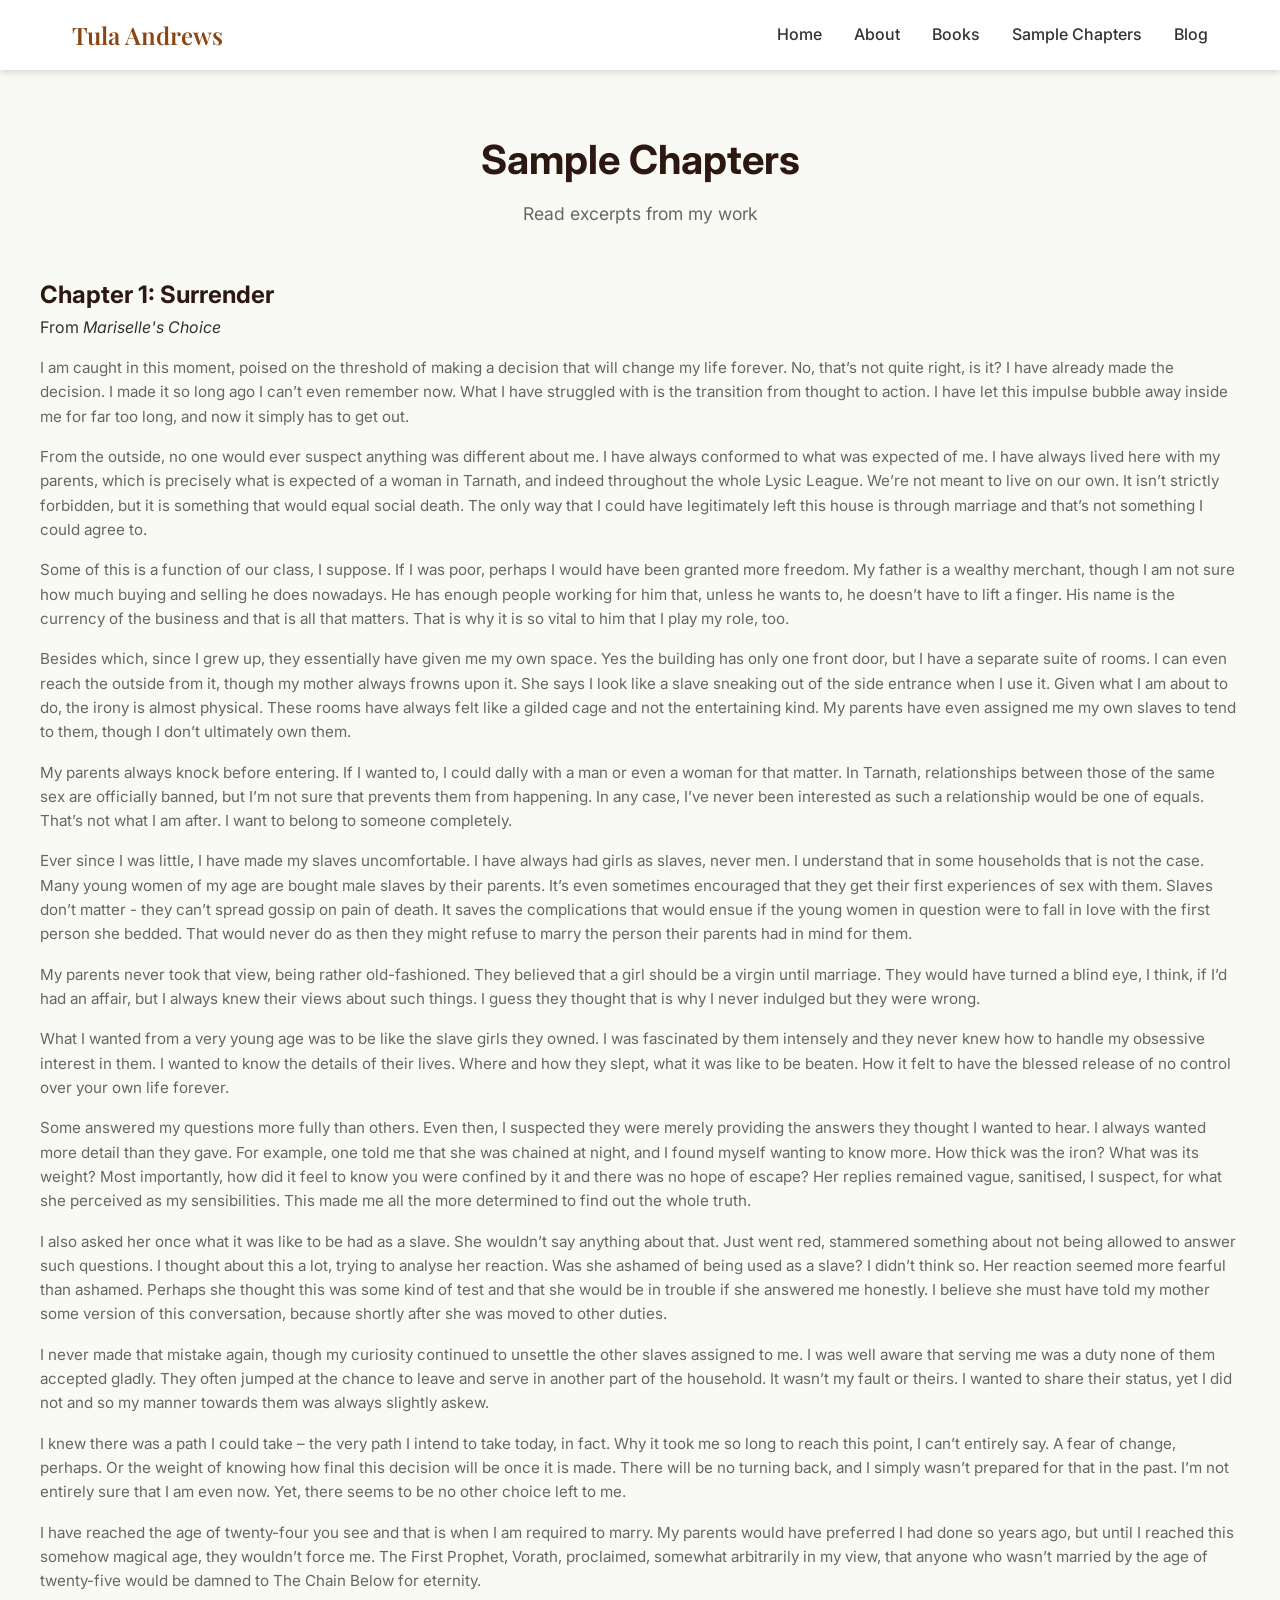
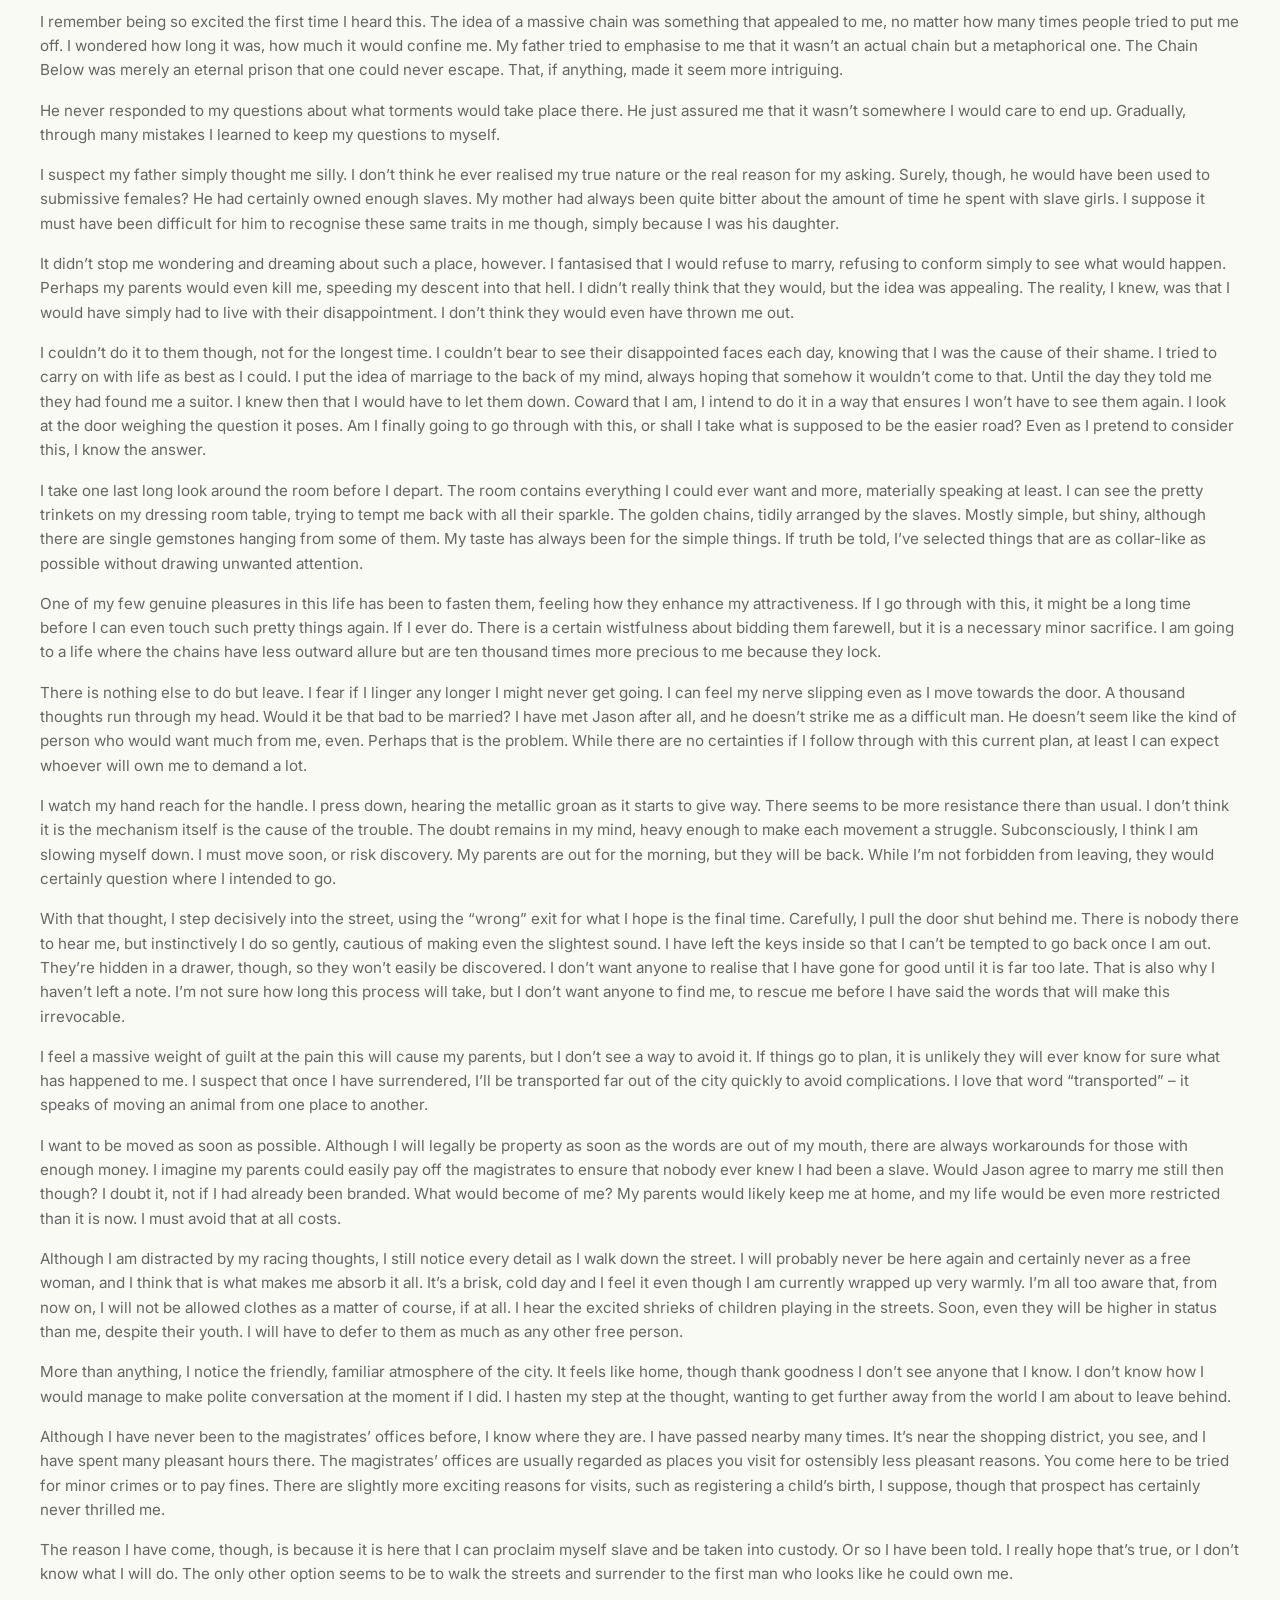
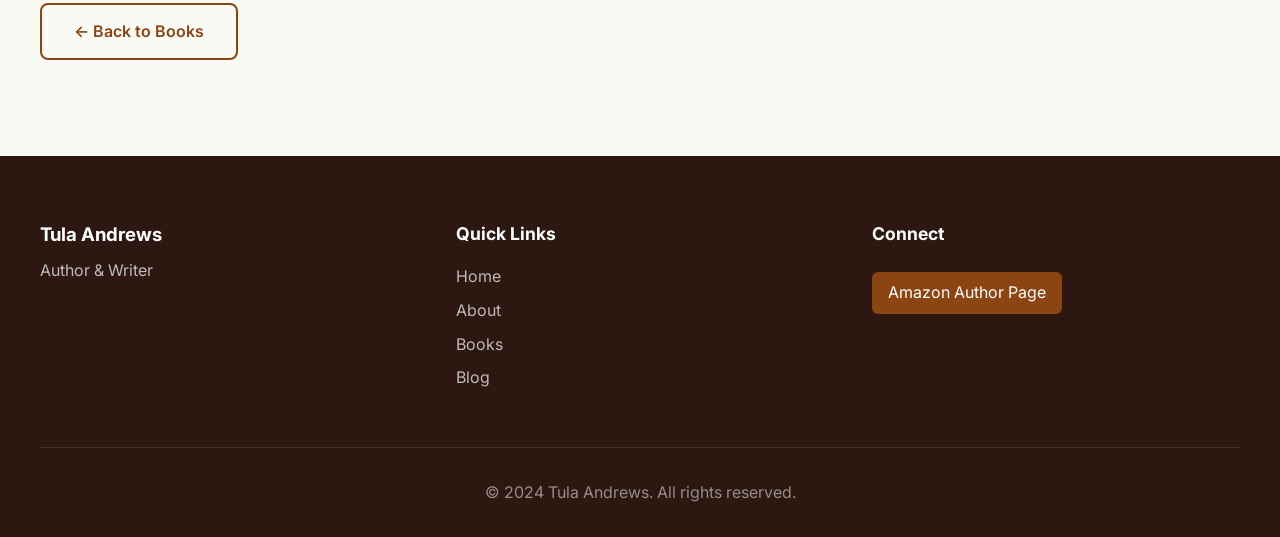
<file: samples/sample2.html>
<!DOCTYPE html>
<html lang="en">
<head>
    <meta charset="UTF-8">
    <meta name="viewport" content="width=device-width, initial-scale=1.0">
    <title>Sample Chapters | Tula Andrews</title>
    <link rel="stylesheet" href="../css/styles.css">
    <link rel="preconnect" href="https://fonts.googleapis.com">
    <link rel="preconnect" href="https://fonts.gstatic.com" crossorigin>
    <link href="https://fonts.googleapis.com/css2?family=Playfair+Display:wght@400;500;600;700&family=Inter:wght@300;400;500;600&display=swap" rel="stylesheet">
</head>
<body>
    <nav class="navbar">
        <div class="nav-container">
            <a href="../index.html" class="nav-logo">Tula Andrews</a>
            <ul class="nav-menu">
                <li><a href="../index.html#home" class="nav-link">Home</a></li>
                <li><a href="../index.html#about" class="nav-link">About</a></li>
                <li><a href="../index.html#books" class="nav-link">Books</a></li>
                <li><a href="../sample-chapters.html" class="nav-link active">Sample Chapters</a></li>
                <li><a href="../blog.html" class="nav-link">Blog</a></li>
            </ul>
            <button class="nav-toggle" aria-label="Toggle navigation">
                <span></span>
                <span></span>
                <span></span>
            </button>
        </div>
    </nav>

    <section class="section" style="padding-top: 8rem;">
        <div class="container">
            <h1 class="section-title">Sample Chapters</h1>
            <p class="section-subtitle">Read excerpts from my work</p>
            
            <div class="chapter-content">
                <div class="chapter-full">
                    <div class="chapter-header">
                        <h2>Chapter 1: Surrender</h2>
                        <p class="chapter-from">From <em><a href="https://mybook.to/MarisellesChoice" target="_blank" alt="MarisellesChoice">Mariselle's Choice</a></em></p>
                    </div>
                    <div class="chapter-text">
                        
  <p class="chapter-excerpt">I am caught in this moment, poised on the threshold of making a decision that will change my life forever.  No, that’s not quite right, is it?  I have already made the decision.  I made it so long ago I can’t even remember now.  What I have struggled with is the transition from thought to action. I have let this impulse bubble away inside me for far too long, and now it simply has to get out.</p>
  <p class="chapter-excerpt">From the outside, no one would ever suspect anything was different about me.  I have always conformed to what was expected of me.  I have always lived here with my parents, which is precisely what is expected of a woman in Tarnath, and indeed throughout the whole Lysic League.  We’re not meant to live on our own.  It isn’t strictly forbidden, but it is something that would equal social death.  The only way that I could have legitimately left this house is through marriage and that’s not something I could agree to.</p>
  <p class="chapter-excerpt">Some of this is a function of our class, I suppose.  If I was poor, perhaps I would have been granted more freedom.  My father is a wealthy merchant, though I am not sure how much buying and selling he does nowadays.  He has enough people working for him that, unless he wants to, he doesn’t have to lift a finger.  His name is the currency of the business and that is all that matters.  That is why it is so vital to him that I play my role, too.</p>
  <p class="chapter-excerpt">Besides which, since I grew up, they essentially have given me my own space.  Yes the building has only one front door, but I have a separate suite of rooms.  I can even reach the outside from it, though my mother always frowns upon it.  She says I look like a slave sneaking out of the side entrance when I use it.  Given what I am about to do, the irony is almost physical.  These rooms have always felt like a gilded cage and not the entertaining kind.  My parents have even assigned me my own slaves to tend to them, though I don’t ultimately own them.</p>
  <p class="chapter-excerpt">My parents always knock before entering.  If I wanted to, I could dally with a man or even a woman for that matter.  In Tarnath, relationships between those of the same sex are officially banned, but I’m not sure that prevents them from happening.  In any case, I’ve never been interested as such a relationship would be one of equals.  That’s not what I am after.  I want to belong to someone completely.</p>
  <p class="chapter-excerpt">Ever since I was little, I have made my slaves uncomfortable.  I have always had girls as slaves, never men.  I understand that in some households that is not the case.  Many young women of my age are bought male slaves by their parents.  It’s even sometimes encouraged that they get their first experiences of sex with them.  Slaves don’t matter - they can’t spread gossip on pain of death.  It saves the complications that would ensue if the young women in question were to fall in love with the first person she bedded.  That would never do as then they might refuse to marry the person their parents had in mind for them.</p>
  <p class="chapter-excerpt">My parents never took that view, being rather old-fashioned.  They believed that a girl should be a virgin until marriage.  They would have turned a blind eye, I think, if I’d had an affair, but I always knew their views about such things.  I guess they thought that is why I never indulged but they were wrong.</p>
  <p class="chapter-excerpt">What I wanted from a very young age was to be like the slave girls they owned.  I was fascinated by them intensely and they never knew how to handle my obsessive interest in them.  I wanted to know the details of their lives.  Where and how they slept, what it was like to be beaten.  How it felt to have the blessed release of no control over your own life forever.</p>
  <p class="chapter-excerpt">Some answered my questions more fully than others.  Even then, I suspected they were merely providing the answers they thought I wanted to hear.  I always wanted more detail than they gave.  For example, one told me that she was chained at night, and I found myself wanting to know more.  How thick was the iron?  What was its weight?  Most importantly, how did it feel to know you were confined by it and there was no hope of escape?  Her replies remained vague, sanitised, I suspect, for what she perceived as my sensibilities.  This made me all the more determined to find out the whole truth.</p>
  <p class="chapter-excerpt">I also asked her once what it was like to be had as a slave.  She wouldn’t say anything about that.  Just went red, stammered something about not being allowed to answer such questions.  I thought about this a lot, trying to analyse her reaction.  Was she ashamed of being used as a slave?  I didn’t think so.  Her reaction seemed more fearful than ashamed.  Perhaps she thought this was some kind of test and that she would be in trouble if she answered me honestly.  I believe she must have told my mother some version of this conversation, because shortly after she was moved to other duties.</p>
  <p class="chapter-excerpt">I never made that mistake again, though my curiosity continued to unsettle the other slaves assigned to me.  I was well aware that serving me was a duty none of them accepted gladly.  They often jumped at the chance to leave and serve in another part of the household.  It wasn’t my fault or theirs.  I wanted to share their status, yet I did not and so my manner towards them was always slightly askew.</p>
  <p class="chapter-excerpt">I knew there was a path I could take – the very path I intend to take today, in fact.  Why it took me so long to reach this point, I can’t entirely say.  A fear of change, perhaps.  Or the weight of knowing how final this decision will be once it is made.  There will be no turning back, and I simply wasn’t prepared for that in the past.  I’m not entirely sure that I am even now.  Yet, there seems to be no other choice left to me.</p>
  <p class="chapter-excerpt">I have reached the age of twenty-four you see and that is when I am required to marry.  My parents would have preferred I had done so years ago, but until I reached this somehow magical age, they wouldn’t force me.  The First Prophet, Vorath, proclaimed, somewhat arbitrarily in my view, that anyone who wasn’t married by the age of twenty-five would be damned to The Chain Below for eternity.</p>
  <p class="chapter-excerpt">I remember being so excited the first time I heard this.  The idea of a massive chain was something that appealed to me, no matter how many times people tried to put me off.  I wondered how long it was, how much it would confine me.  My father tried to emphasise to me that it wasn’t an actual chain but a metaphorical one.  The Chain Below was merely an eternal prison that one could never escape.  That, if anything, made it seem more intriguing.</p>
  <p class="chapter-excerpt">He never responded to my questions about what torments would take place there.  He just assured me that it wasn’t somewhere I would care to end up.  Gradually, through many mistakes I learned to keep my questions to myself.</p>
  <p class="chapter-excerpt">I suspect my father simply thought me silly.  I don’t think he ever realised my true nature or the real reason for my asking.  Surely, though, he would have been used to submissive females?  He had certainly owned enough slaves.  My mother had always been quite bitter about the amount of time he spent with slave girls.  I suppose it must have been difficult for him to recognise these same traits in me though, simply because I was his daughter.</p>
  <p class="chapter-excerpt">It didn’t stop me wondering and dreaming about such a place, however.  I fantasised that I would refuse to marry, refusing to conform simply to see what would happen.  Perhaps my parents would even kill me, speeding my descent into that hell.  I didn’t really think that they would, but the idea was appealing.  The reality, I knew, was that I would have simply had to live with their disappointment.  I don’t think they would even have thrown me out.</p>
  <p class="chapter-excerpt">I couldn’t do it to them though, not for the longest time. I couldn’t bear to see their disappointed faces each day, knowing that I was the cause of their shame.  I tried to carry on with life as best as I could.  I put the idea of marriage to the back of my mind, always hoping that somehow it wouldn’t come to that.  Until the day they told me they had found me a suitor.  I knew then that I would have to let them down.  Coward that I am, I intend to do it in a way that ensures I won’t have to see them again.  I look at the door weighing the question it poses.  Am I finally going to go through with this, or shall I take what is supposed to be the easier road?  Even as I pretend to consider this, I know the answer.</p>
  <p class="chapter-excerpt">I take one last long look around the room before I depart.  The room contains everything I could ever want and more, materially speaking at least.  I can see the pretty trinkets on my dressing room table, trying to tempt me back with all their sparkle.  The golden chains, tidily arranged by the slaves.  Mostly simple, but shiny, although there are single gemstones hanging from some of them.  My taste has always been for the simple things.  If truth be told, I’ve selected things that are as collar-like as possible without drawing unwanted attention.</p>
  <p class="chapter-excerpt">One of my few genuine pleasures in this life has been to fasten them, feeling how they enhance my attractiveness.  If I go through with this, it might be a long time before I can even touch such pretty things again.  If I ever do.  There is a certain wistfulness about bidding them farewell, but it is a necessary minor sacrifice.  I am going to a life where the chains have less outward allure but are ten thousand times more precious to me because they lock.</p>
  <p class="chapter-excerpt">There is nothing else to do but leave.  I fear if I linger any longer I might never get going.  I can feel my nerve slipping even as I move towards the door.  A thousand thoughts run through my head.  Would it be that bad to be married?  I have met Jason after all, and he doesn’t strike me as a difficult man.  He doesn’t seem like the kind of person who would want much from me, even.  Perhaps that is the problem.  While there are no certainties if I follow through with this current plan, at least I can expect whoever will own me to demand a lot.</p>
  <p class="chapter-excerpt">I watch my hand reach for the handle.  I press down, hearing the metallic groan as it starts to give way.  There seems to be more resistance there than usual.  I don’t think it is the mechanism itself is the cause of the trouble.  The doubt remains in my mind, heavy enough to make each movement a struggle.  Subconsciously, I think I am slowing myself down.  I must move soon, or risk discovery.  My parents are out for the morning, but they will be back.  While I’m not forbidden from leaving, they would certainly question where I intended to go.</p>
  <p class="chapter-excerpt">With that thought, I step decisively into the street, using the “wrong” exit for what I hope is the final time.  Carefully, I pull the door shut behind me.  There is nobody there to hear me, but instinctively I do so gently, cautious of making even the slightest sound.  I have left the keys inside so that I can’t be tempted to go back once I am out.  They’re hidden in a drawer, though, so they won’t easily be discovered.  I don’t want anyone to realise that I have gone for good until it is far too late.  That is also why I haven’t left a note.  I’m not sure how long this process will take, but I don’t want anyone to find me, to rescue me before I have said the words that will make this irrevocable.</p>
  <p class="chapter-excerpt">I feel a massive weight of guilt at the pain this will cause my parents, but I don’t see a way to avoid it.  If things go to plan, it is unlikely they will ever know for sure what has happened to me.  I suspect that once I have surrendered, I’ll be transported far out of the city quickly to avoid complications.  I love that word “transported” – it speaks of moving an animal from one place to another.</p>
  <p class="chapter-excerpt">I want to be moved as soon as possible.  Although I will legally be property as soon as the words are out of my mouth, there are always workarounds for those with enough money.  I imagine my parents could easily pay off the magistrates to ensure that nobody ever knew I had been a slave.  Would Jason agree to marry me still then though?  I doubt it, not if I had already been branded.  What would become of me?  My parents would likely keep me at home, and my life would be even more restricted than it is now.  I must avoid that at all costs.</p>
  <p class="chapter-excerpt">Although I am distracted by my racing thoughts, I still notice every detail as I walk down the street.  I will probably never be here again and certainly never as a free woman, and I think that is what makes me absorb it all.  It’s a brisk, cold day and I feel it even though I am currently wrapped up very warmly.  I’m all too aware that, from now on, I will not be allowed clothes as a matter of course, if at all.  I hear the excited shrieks of children playing in the streets.  Soon, even they will be higher in status than me, despite their youth.  I will have to defer to them as much as any other free person.</p>
  <p class="chapter-excerpt">More than anything, I notice the friendly, familiar atmosphere of the city.  It feels like home, though thank goodness I don’t see anyone that I know.  I don’t know how I would manage to make polite conversation at the moment if I did.  I hasten my step at the thought, wanting to get further away from the world I am about to leave behind.</p>
  <p class="chapter-excerpt">Although I have never been to the magistrates’ offices before, I know where they are. I have passed nearby many times.  It’s near the shopping district, you see, and I have spent many pleasant hours there.  The magistrates’ offices are usually regarded as places you visit for ostensibly less pleasant reasons.  You come here to be tried for minor crimes or to pay fines.  There are slightly more exciting reasons for visits, such as registering a child’s birth, I suppose, though that prospect has certainly never thrilled me.</p>
  <p class="chapter-excerpt">The reason I have come, though, is because it is here that I can proclaim myself slave and be taken into custody.  Or so I have been told.  I really hope that’s true, or I don’t know what I will do.  The only other option seems to be to walk the streets and surrender to the first man who looks like he could own me.</p>
                    </div>
                </div>

            
            <div class="back-link">
                <a href="../index.html#books" class="btn btn-secondary">← Back to Books</a>
            </div>
      
        </div>
    </section>

    <footer class="footer">
        <div class="container">
            <div class="footer-content">
                <div class="footer-section">
                    <h3>Tula Andrews</h3>
                    <p>Author & Writer</p>
                </div>
                <div class="footer-section">
                    <h4>Quick Links</h4>
                    <ul>
                        <li><a href="../index.html#home">Home</a></li>
                        <li><a href="../index.html#about">About</a></li>
                        <li><a href="../index.html#books">Books</a></li>
                        <li><a href="../blog.html">Blog</a></li>
                    </ul>
                </div>
                <div class="footer-section">
                    <h4>Connect</h4>
                    <a href="https://www.amazon.co.uk/stores/Tula-Andrews/author/B0GQNRTPDC?ref=ap_rdr&shoppingPortalEnabled=true" target="_blank" class="footer-link">Amazon Author Page</a>
                </div>
            </div>
            <div class="footer-bottom">
                <p>&copy; 2024 Tula Andrews. All rights reserved.</p>
            </div>
        </div>
    </footer>

    <script src="../js/script.js"></script>
</body>
</html>
</file>
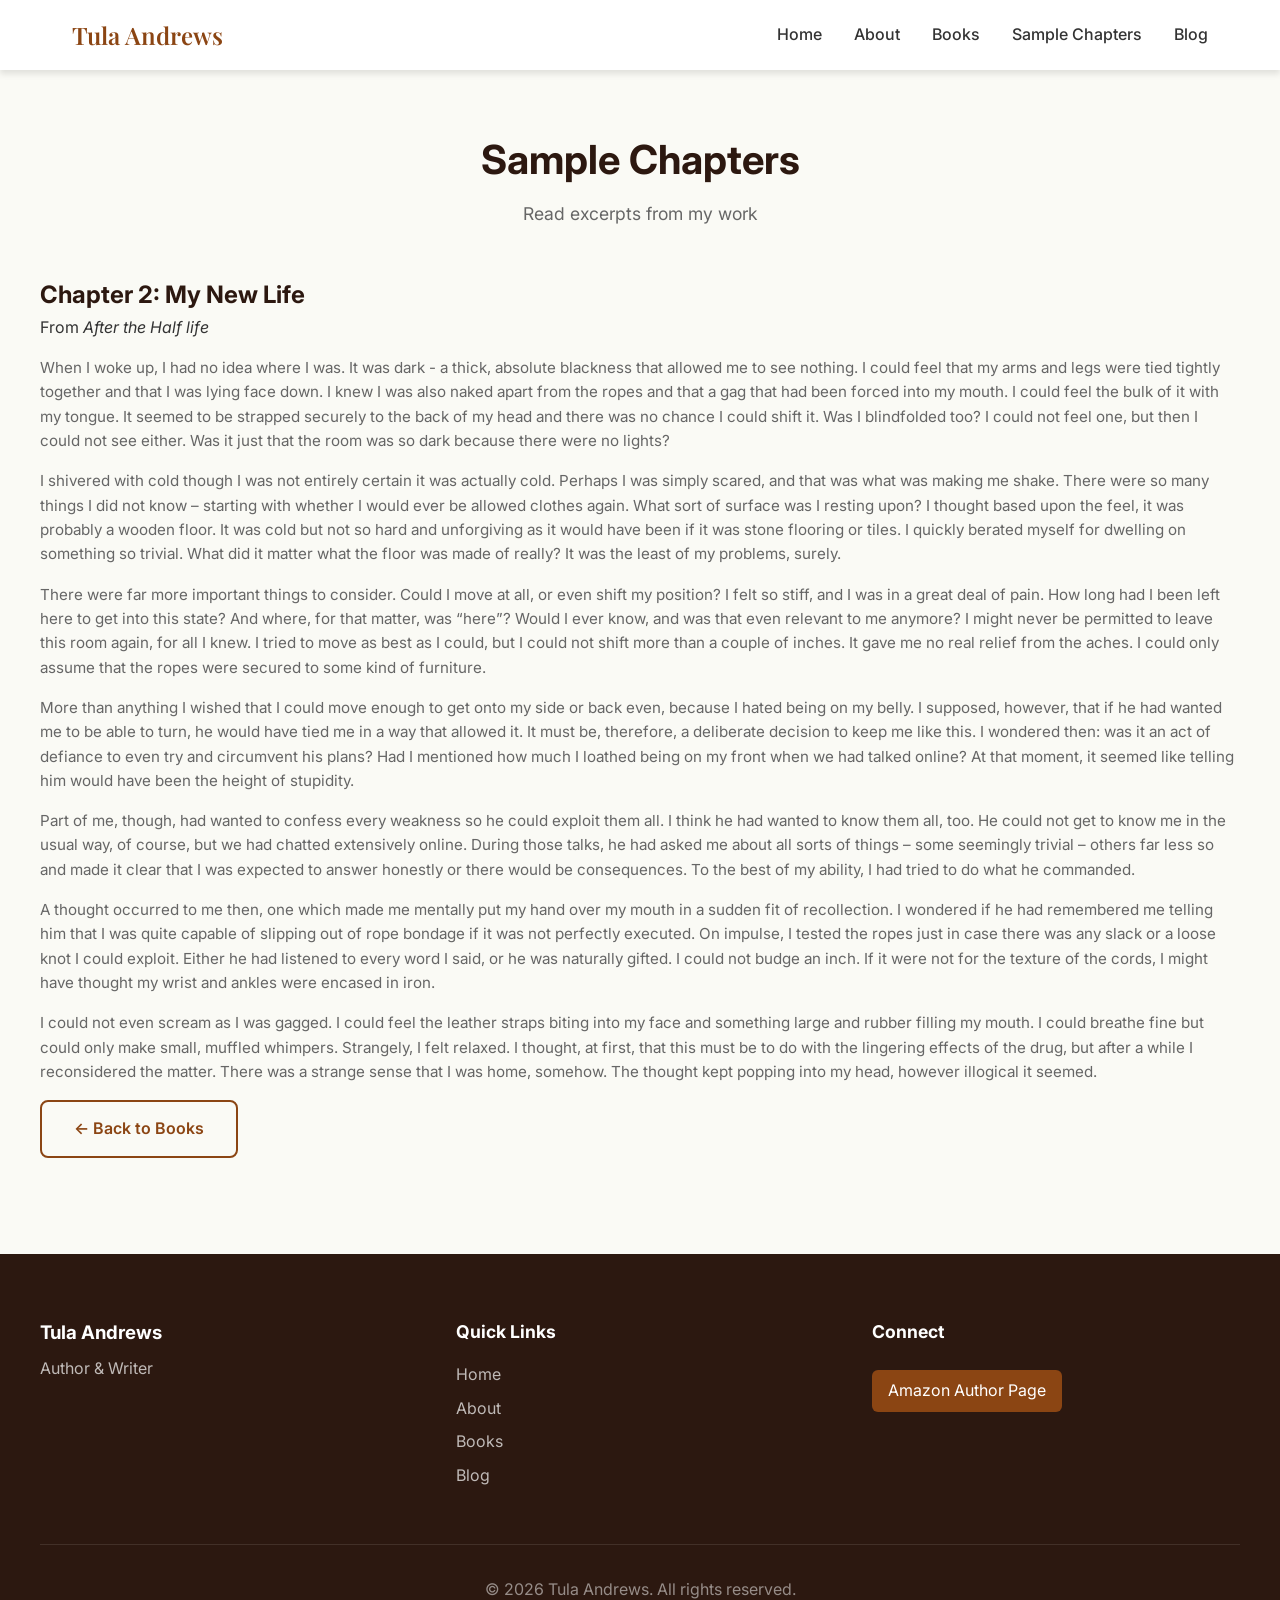
<file: samples/sample3.html>
<!DOCTYPE html>
<html lang="en">
<head>
    <meta charset="UTF-8">
    <meta name="viewport" content="width=device-width, initial-scale=1.0">
    <title>Sample Chapters | Tula Andrews</title>
    <link rel="stylesheet" href="../css/styles.css">
    <link rel="preconnect" href="https://fonts.googleapis.com">
    <link rel="preconnect" href="https://fonts.gstatic.com" crossorigin>
    <link href="https://fonts.googleapis.com/css2?family=Playfair+Display:wght@400;500;600;700&family=Inter:wght@300;400;500;600&display=swap" rel="stylesheet">
</head>
<body>
    <nav class="navbar">
        <div class="nav-container">
            <a href="../index.html" class="nav-logo">Tula Andrews</a>
            <ul class="nav-menu">
                <li><a href="../index.html#home" class="nav-link">Home</a></li>
                <li><a href="../index.html#about" class="nav-link">About</a></li>
                <li><a href="../index.html#books" class="nav-link">Books</a></li>
                <li><a href="../sample-chapters.html" class="nav-link active">Sample Chapters</a></li>
                <li><a href="../blog.html" class="nav-link">Blog</a></li>
            </ul>
            <button class="nav-toggle" aria-label="Toggle navigation">
                <span></span>
                <span></span>
                <span></span>
            </button>
        </div>
    </nav>

    <section class="section" style="padding-top: 8rem;">
        <div class="container">
            <h1 class="section-title">Sample Chapters</h1>
            <p class="section-subtitle">Read excerpts from my work</p>
            
            <div class="chapter-content">
                <div class="chapter-full">
                    <div class="chapter-header">
                        <h2>Chapter 2: My New Life</h2>
                        <p class="chapter-from">From <em>
                            <a href="https://mybook.to/AfterTheHalfLife" target="_blank" alt="After the Half Life">After the Half life</a></em></p>
                    </div>
                    <div class="chapter-text">
                        
  
   <p class="chapter-excerpt">When I woke up, I had no idea where I was.  
    It was dark - a thick, absolute blackness that allowed me to see nothing.  I could feel that my arms and legs were tied tightly together and that I was lying face down.  I knew I was also naked apart from the ropes and that a gag that had been forced into my mouth.  I could feel the bulk of it with my tongue.  It seemed to be strapped securely to the back of my head and there was no chance I could shift it.  Was I blindfolded too?  I could not feel one, but then I could not see either.  
    Was it just that the room was so dark because there were no lights?</p>

<p class="chapter-excerpt">I shivered with cold though I was not entirely certain it was actually cold.  
    Perhaps I was simply scared, and that was what was making me shake.  There were so many things I did not know – starting with whether I would ever be allowed clothes again.  What sort of surface was I resting upon?  I thought based upon the feel, it was probably a wooden floor.  It was cold but not so hard and unforgiving as it would have been if it was stone flooring or tiles.  I quickly berated myself for dwelling on something so trivial.  What did it matter what the floor was made of really?  It was the least of my problems, surely.</p>

<p class="chapter-excerpt">There were far more important things to consider.  
    Could I move at all, or even shift my position?  I felt so stiff, and I was in a great deal of pain.  
    How long had I been left here to get into this state?  And where, for that matter, was “here”?  
    Would I ever know, and was that even relevant to me anymore?  I might never be permitted to leave this room again, for all I knew.  
    I tried to move as best as I could, but I could not shift more than a couple of inches.  It gave me no real relief from the aches.  
    I could only assume that the ropes were secured to some kind of furniture.</p>

    <p class="chapter-excerpt">More than anything I wished that I could move enough to get onto my side or back even, 
        because I hated being on my belly.  I supposed, however, that if he had wanted me to be able to turn, 
        he would have tied me in a way that allowed it.  It must be, therefore, a deliberate decision to keep me like this.  
        I wondered then: was it an act of defiance to even try and circumvent his plans?  
        Had I mentioned how much I loathed being on my front when we had talked online?  
        At that moment, it seemed like telling him would have been the height of stupidity.</p>

        <p class="chapter-excerpt">Part of me, though, had wanted to confess every weakness so he could exploit them all.  
            I think he had wanted to know them all, too.  He could not get to know me in the usual way, of course, but we had chatted extensively online.  During those talks, he had asked me about all sorts of things – some seemingly trivial – others far less so and made it clear that I was expected to answer honestly or there would be consequences.  
            To the best of my ability, I had tried to do what he commanded.</p>
            <p class="chapter-excerpt">
                A thought occurred to me then, one which made me mentally put my hand over my mouth in a sudden fit of recollection.  
                I wondered if he had remembered me telling him that I was quite capable of slipping out of rope bondage if it was not perfectly executed.  On impulse, I tested the ropes just in case there was any slack or a loose knot I could exploit.  Either he had listened to every word I said, or he was naturally gifted.  I could not budge an inch.  
                If it were not for the texture of the cords, I might have thought my wrist and ankles were encased in iron.  
            </p>
            <p class="chapter-excerpt">I could not even scream as I was gagged.  
                I could feel the leather straps biting into my face and something large and rubber filling my mouth.  I could breathe fine but could only make small, muffled whimpers.  Strangely, I felt relaxed.  I thought, at first, that this must be to do with the lingering effects of the drug, but after a while I reconsidered the matter.  There was a strange sense that I was home, somehow. 
                The thought kept popping into my head, however illogical it seemed.  </p>
                    </div>
                </div>

          
            <div class="back-link">
                <a href="../index.html#books" class="btn btn-secondary">← Back to Books</a>
            </div>
           
        </div>
    </section>

    <footer class="footer">
        <div class="container">
            <div class="footer-content">
                <div class="footer-section">
                    <h3>Tula Andrews</h3>
                    <p>Author & Writer</p>
                </div>
                <div class="footer-section">
                    <h4>Quick Links</h4>
                    <ul>
                        <li><a href="../index.html#home">Home</a></li>
                        <li><a href="../index.html#about">About</a></li>
                        <li><a href="../index.html#books">Books</a></li>
                        <li><a href="../blog.html">Blog</a></li>
                    </ul>
                </div>
                <div class="footer-section">
                    <h4>Connect</h4>
                    <a href="https://www.amazon.co.uk/stores/Tula-Andrews/author/B0GQNRTPDC?ref=ap_rdr&shoppingPortalEnabled=true" target="_blank" class="footer-link">Amazon Author Page</a>
                </div>
            </div>
            <div class="footer-bottom">
                <p>&copy; 2026 Tula Andrews. All rights reserved.</p>
            </div>
        </div>
    </footer>

    <script src="../js/script.js"></script>
</body>
</html>
</file>
<file: css/styles.css>
/* Reset and Base Styles */
* {
    margin: 0;
    padding: 0;
    box-sizing: border-box;
}

:root {
    --primary-color: #8B4513;
    --primary-dark: #6B3410;
    --secondary-color: #2C1810;
    --text-color: #333333;
    --text-light: #666666;
    --bg-color: #FAFAF5;
    --bg-alt: #F5F0EB;
    --white: #FFFFFF;
    --border-color: #E0D5CC;
    --shadow: 0 4px 6px rgba(0, 0, 0, 0.1);
    --shadow-lg: 0 10px 25px rgba(0, 0, 0, 0.15);
}

html {
    scroll-behavior: smooth;
}

body {
    font-family: 'Inter', sans-serif;
    color: var(--text-color);
    background-color: var(--bg-color);
    line-height: 1.6;
}

h1, h2, h3, h4 {
    font-family: 'Inter', sans-serif;
    color: var(--secondary-color);
}

a {
    text-decoration: none;
    color: inherit;
    transition: color 0.3s ease;
}

/* Navigation */
.navbar {
    background-color: var(--white);
    box-shadow: var(--shadow);
    position: fixed;
    top: 0;
    width: 100%;
    z-index: 1000;
}

.nav-container {
    max-width: 1200px;
    margin: 0 auto;
    padding: 1rem 2rem;
    display: flex;
    justify-content: space-between;
    align-items: center;
}

.nav-logo {
    font-family: 'Playfair Display', serif;
    font-size: 1.5rem;
    font-weight: 600;
    color: var(--primary-color);
}

.nav-menu {
    display: flex;
    list-style: none;
    gap: 2rem;
}

.nav-link {
    color: var(--text-color);
    font-weight: 500;
    position: relative;
}

.nav-link:hover {
    color: var(--primary-color);
}

.nav-link::after {
    content: '';
    position: absolute;
    bottom: -4px;
    left: 0;
    width: 0;
    height: 2px;
    background-color: var(--primary-color);
    transition: width 0.3s ease;
}

.nav-link:hover::after {
    width: 100%;
}

.nav-toggle {
    display: none;
    flex-direction: column;
    gap: 4px;
    background: none;
    border: none;
    cursor: pointer;
    padding: 0.5rem;
}

.nav-toggle span {
    width: 25px;
    height: 3px;
    background-color: var(--text-color);
    transition: all 0.3s ease;
}

/* Hero Section */
.hero {
    min-height: 100vh;
    display: flex;
    align-items: center;
    justify-content: center;
    text-align: center;
    padding: 8rem 2rem 4rem;
    position: relative;
    background: linear-gradient(135deg, var(--bg-color) 0%, var(--bg-alt) 100%);
}

.hero-background {
    position: absolute;
    top: 0;
    left: 0;
    width: 100%;
    height: 100%;
    background: radial-gradient(circle at 20% 50%, rgba(139, 69, 19, 0.05) 0%, transparent 50%),
                radial-gradient(circle at 80% 50%, rgba(139, 69, 19, 0.05) 0%, transparent 50%);
    pointer-events: none;
}

.hero-content {
    max-width: 800px;
    position: relative;
    z-index: 1;
}

.hero h1 {
    font-size: 4rem;
    font-weight: 700;
    margin-bottom: 1rem;
    color: var(--secondary-color);
}

.hero-subtitle {
    font-size: 1.5rem;
    color: var(--primary-color);
    margin-bottom: 1.5rem;
    font-weight: 500;
}

.hero-description {
    font-size: 1.1rem;
    color: var(--text-light);
    margin-bottom: 2.5rem;
    max-width: 600px;
    margin-left: auto;
    margin-right: auto;
}

.hero-buttons {
    display: flex;
    gap: 1rem;
    justify-content: center;
    flex-wrap: wrap;
}

/* Buttons */
.btn {
    display: inline-block;
    padding: 0.875rem 2rem;
    border-radius: 8px;
    font-weight: 600;
    font-size: 1rem;
    cursor: pointer;
    transition: all 0.3s ease;
    border: 2px solid transparent;
}

.btn-primary {
    background-color: var(--primary-color);
    color: var(--white);
}

.btn-primary:hover {
    background-color: var(--primary-dark);
    transform: translateY(-2px);
    box-shadow: var(--shadow-lg);
}

.btn-secondary {
    background-color: transparent;
    color: var(--primary-color);
    border-color: var(--primary-color);
}

.btn-secondary:hover {
    background-color: var(--primary-color);
    color: var(--white);
    transform: translateY(-2px);
}

.btn-outline {
    background-color: transparent;
    color: var(--primary-color);
    border-color: var(--primary-color);
    padding: 0.625rem 1.5rem;
    font-size: 0.9rem;
}

.btn-outline:hover {
    background-color: var(--primary-color);
    color: var(--white);
}

.btn-small {
    padding: 0.625rem 1.25rem;
    font-size: 0.9rem;
}

.btn-disabled {
    background-color: var(--border-color);
    color: var(--text-light);
    cursor: not-allowed;
    pointer-events: none;
}

/* Sections */
.section {
    padding: 6rem 2rem;
}

.section-alt {
    background-color: var(--bg-alt);
}

.container {
    max-width: 1200px;
    margin: 0 auto;
}

.section-title {
    font-size: 2.5rem;
    text-align: center;
    margin-bottom: 0.5rem;
}

.section-subtitle {
    text-align: center;
    color: var(--text-light);
    font-size: 1.1rem;
    margin-bottom: 3rem;
}

/* About Section */
.about-content {
    display: grid;
    grid-template-columns: 1fr 1fr;
    gap: 4rem;
    align-items: center;
    max-width: 1000px;
    margin: 0 auto;
}

.about-text p {
    margin-bottom: 1.5rem;
    font-size: 1.05rem;
    line-height: 1.8;
}

.about-image {
    display: flex;
    justify-content: center;
}

.placeholder-image {
    width: 300px;
    height: 400px;
    background: linear-gradient(135deg, var(--border-color) 0%, var(--bg-alt) 100%);
    border-radius: 12px;
    display: flex;
    align-items: center;
    justify-content: center;
    color: var(--text-light);
    font-size: 1.1rem;
    font-weight: 500;
    box-shadow: var(--shadow-lg);
}

/* Books Section */
.books-grid {
    display: grid;
    grid-template-columns: repeat(auto-fit, minmax(300px, 1fr));
    gap: 2rem;
    margin-bottom: 3rem;
}

.book-card {
    background-color: var(--white);
    border-radius: 12px;
    overflow: hidden;
    box-shadow: var(--shadow);
    transition: transform 0.3s ease, box-shadow 0.3s ease;
}

.book-card:hover {
    transform: translateY(-8px);
    box-shadow: var(--shadow-lg);
}

.book-cover {
    margin-top: 1rem;
    height: 285px;
    background: linear-gradient(135deg, var(--primary-color) 0%, var(--primary-ligh) 100%);
    display: flex;
    align-items: center;
    justify-content: center;
}


.placeholder-cover {
    margin-top: 1rem;
    color: var(--white);
    font-size: 1.2rem;
    font-weight: 600;
}
.placeholder-coverno {

    color: var(--white);
    font-size: 1.2rem;
    font-weight: 600;
}

.book-info {
    padding: 1.5rem;
}

.book-title {
    font-size: 1.3rem;
    margin-bottom: 0.75rem;
}

.book-description {
    color: var(--text-light);
    margin-bottom: 1.25rem;
    line-height: 1.6;
}

.kindle-banner {
    text-align: center;
    padding: 2rem;
    background-color: var(--white);
    border-radius: 12px;
    box-shadow: var(--shadow);
    margin-top: 3rem;
}

.kindle-banner p {
    font-size: 1.2rem;
    margin-bottom: 1rem;
}

/* Sample Chapters */
.chapters-list {
    max-width: 800px;
    margin: 0 auto;
}
.chapter-text {
    margin-top:1rem;
}

.chapter-item {
    display: flex;
    justify-content: space-between;
    align-items: center;
    padding: 2rem;
    background-color: var(--white);
    border-radius: 12px;
    margin-bottom: 1.5rem;
    box-shadow: var(--shadow);
    transition: transform 0.3s ease;
}

.chapter-item:hover {
    transform: translateX(8px);
}

.chapter-title {
    font-size: 1.3rem;
    margin-bottom: 0.5rem;
}

.chapter-book {
    color: var(--primary-color);
    font-weight: 500;
    margin-bottom: 0.75rem;
}

.chapter-excerpt {
    color: var(--text-light);
    font-size: 0.95rem;
    line-height: 1.6;
    margin-bottom: 1rem;
}

/* Blog Section */
.blog-grid {
    display: grid;
    grid-template-columns: repeat(auto-fit, minmax(300px, 1fr));
    gap: 2rem;
}

.blog-card {
    background-color: var(--white);
    border-radius: 12px;
    padding: 2rem;
    box-shadow: var(--shadow);
    transition: transform 0.3s ease, box-shadow 0.3s ease;
}

.blog-card:hover {
    transform: translateY(-8px);
    box-shadow: var(--shadow-lg);
}

.blog-date {
    color: var(--primary-color);
    font-size: 0.85rem;
    font-weight: 600;
    text-transform: uppercase;
    letter-spacing: 0.5px;
    margin-bottom: 0.75rem;
}

.blog-title {
    font-size: 1.3rem;
    margin-bottom: 0.75rem;
}

.blog-excerpt {
    color: var(--text-light);
    margin-bottom: 1.25rem;
    line-height: 1.6;
}

.blog-link {
    color: var(--primary-color);
    font-weight: 600;
    transition: color 0.3s ease;
}

.blog-link:hover {
    color: var(--primary-dark);
}
.blog-item {
    /*display: flex;
    /*justify-content: space-between;*/
    align-items: center;
    padding: 2rem;
    background-color: var(--white);
    border-radius: 12px;
    margin-bottom: 1.5rem;
    box-shadow: var(--shadow);
    transition: transform 0.3s ease;
}

.chapter-item:hover {
    transform: translateX(8px);
}
/* Footer */
.footer {
    background-color: var(--secondary-color);
    color: var(--white);
    padding: 4rem 2rem 2rem;
}

.footer-content {
    display: grid;
    grid-template-columns: repeat(auto-fit, minmax(200px, 1fr));
    gap: 3rem;
    margin-bottom: 3rem;
}

.footer-section h3 {
    color: var(--white);
    margin-bottom: 0.5rem;
}

.footer-section h4 {
    color: var(--white);
    margin-bottom: 1rem;
    font-size: 1.1rem;
}

.footer-section p {
    color: rgba(255, 255, 255, 0.7);
}

.footer-section ul {
    list-style: none;
}

.footer-section ul li {
    margin-bottom: 0.5rem;
}

.footer-section a {
    color: rgba(255, 255, 255, 0.7);
}

.footer-section a:hover {
    color: var(--white);
}

.footer-link {
    display: inline-block;
    color: var(--white) !important;
    background-color: var(--primary-color);
    padding: 0.5rem 1rem;
    border-radius: 6px;
    margin-top: 0.5rem;
}

.footer-bottom {
    text-align: center;
    padding-top: 2rem;
    border-top: 1px solid rgba(255, 255, 255, 0.1);
    color: rgba(255, 255, 255, 0.5);
}

/* Responsive Design */
@media (max-width: 768px) {
    .nav-menu {
        position: fixed;
        top: 70px;
        left: -100%;
        flex-direction: column;
        background-color: var(--white);
        width: 100%;
        padding: 2rem;
        box-shadow: var(--shadow);
        transition: left 0.3s ease;
    }

    .nav-menu.active {
        left: 0;
    }

    .nav-toggle {
        display: flex;
    }

    .hero h1 {
        font-size: 2.5rem;
    }

    .hero-subtitle {
        font-size: 1.2rem;
    }

    .about-content {
        grid-template-columns: 1fr;
        gap: 2rem;
    }

    .chapter-item {
        flex-direction: column;
        text-align: center;
        gap: 1rem;
    }

    .footer-content {
        grid-template-columns: 1fr;
    }
}

@media (max-width: 480px) {
    .hero h1 {
        font-size: 2rem;
    }

    .section-title {
        font-size: 2rem;
    }

    .hero-buttons {
        flex-direction: column;
    }

    .btn {
        width: 100%;
    }
}
</file>
